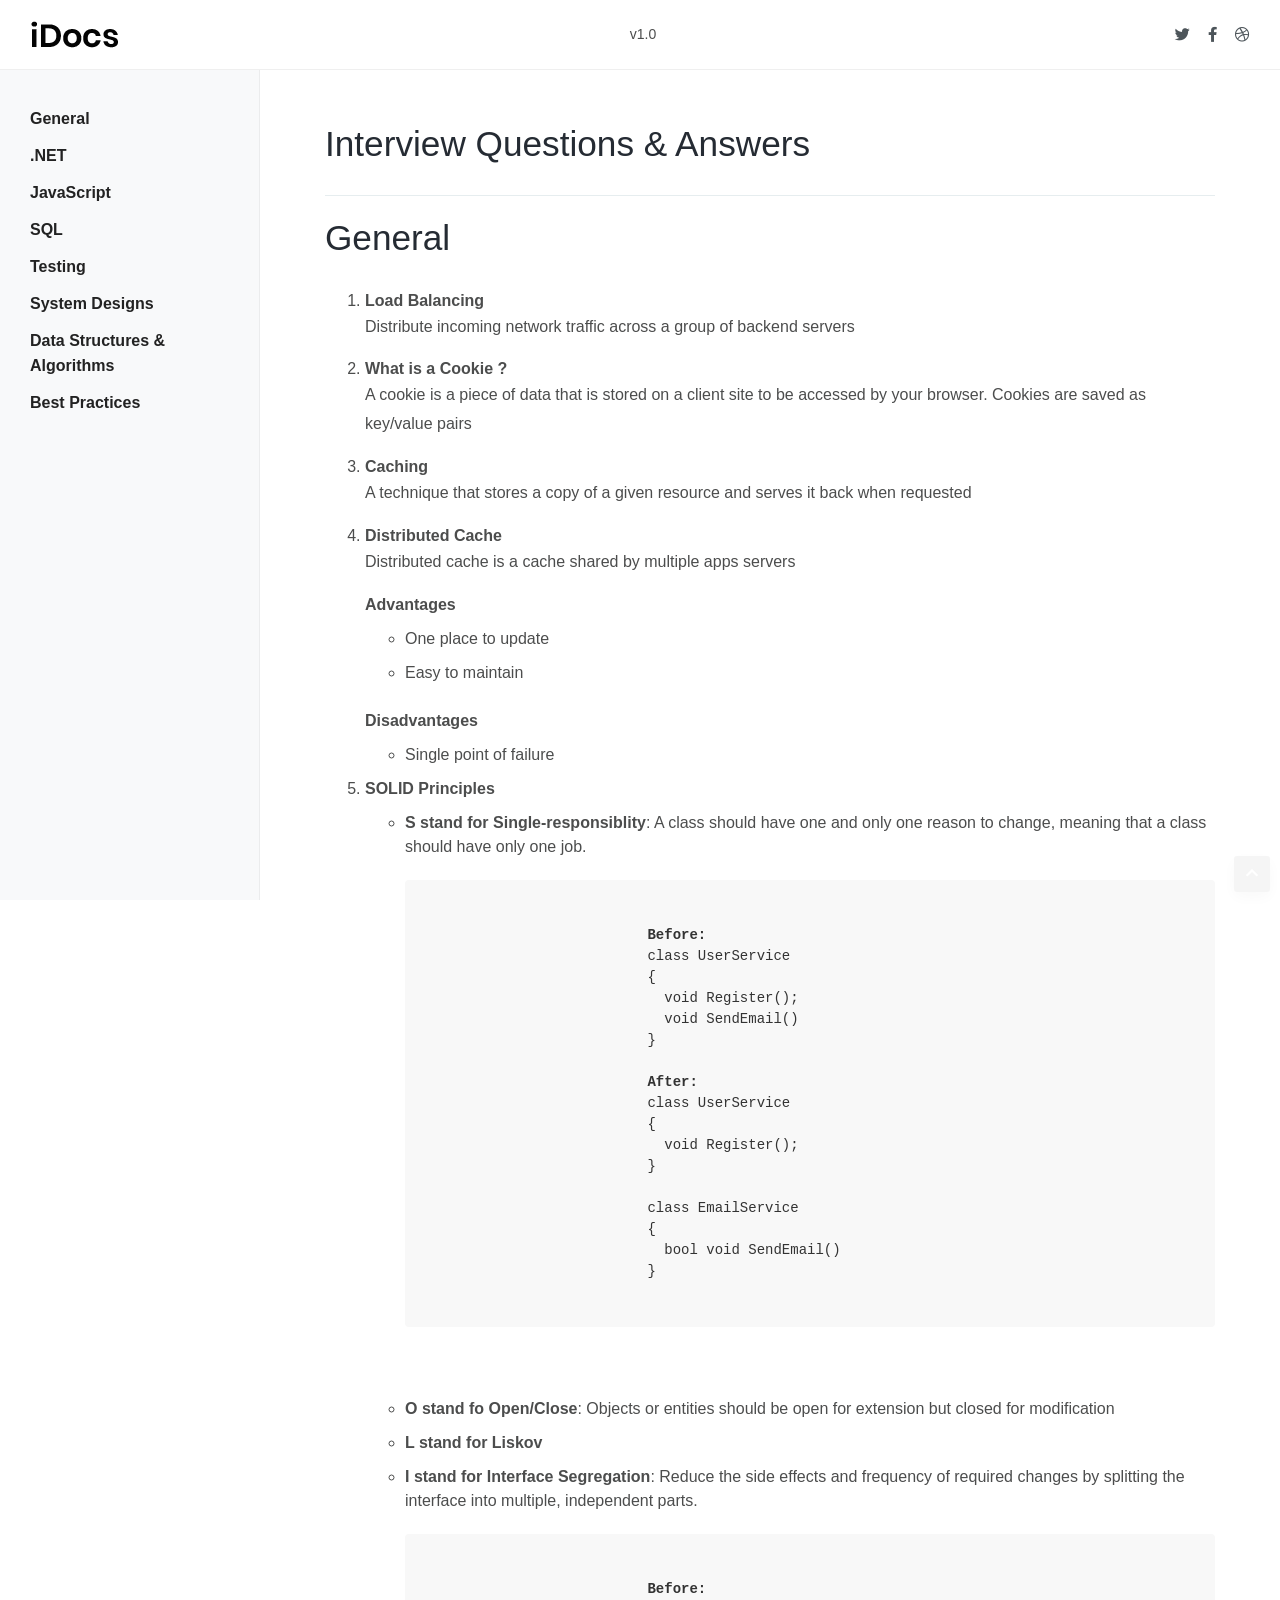
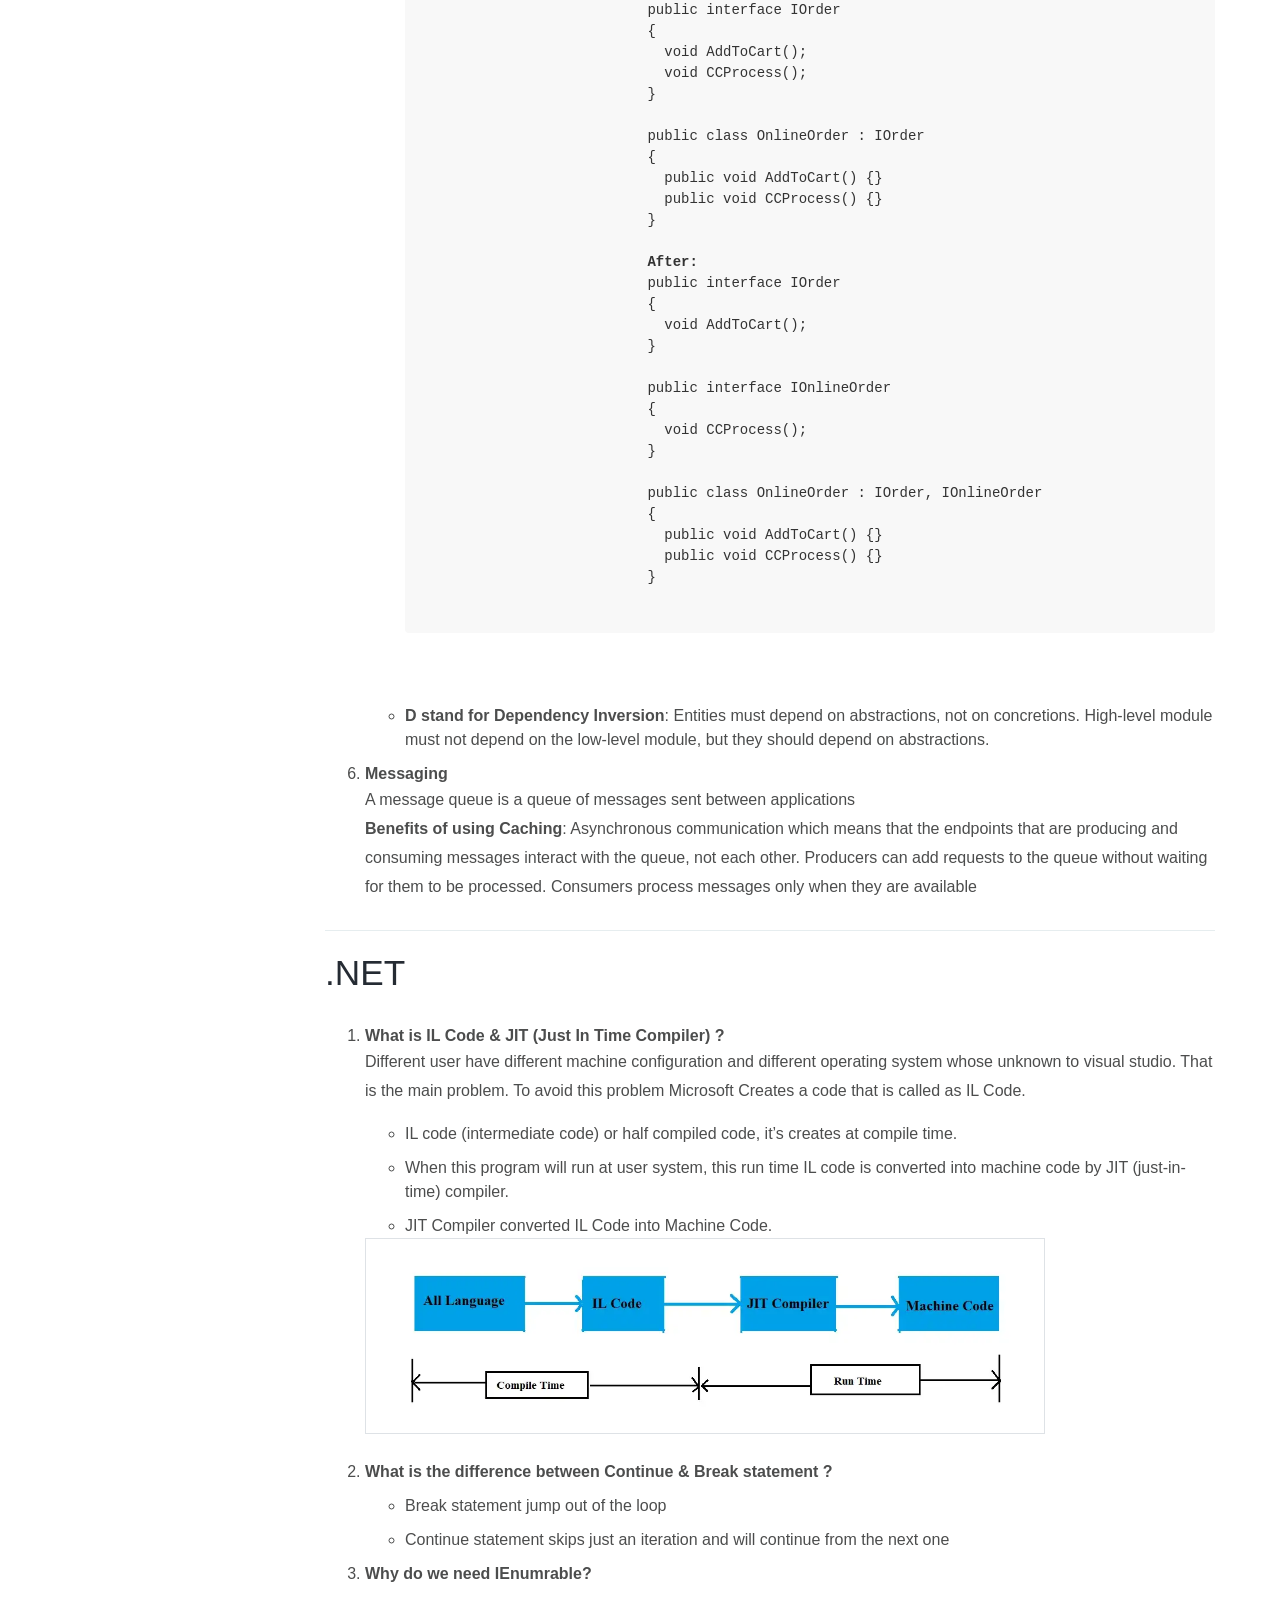
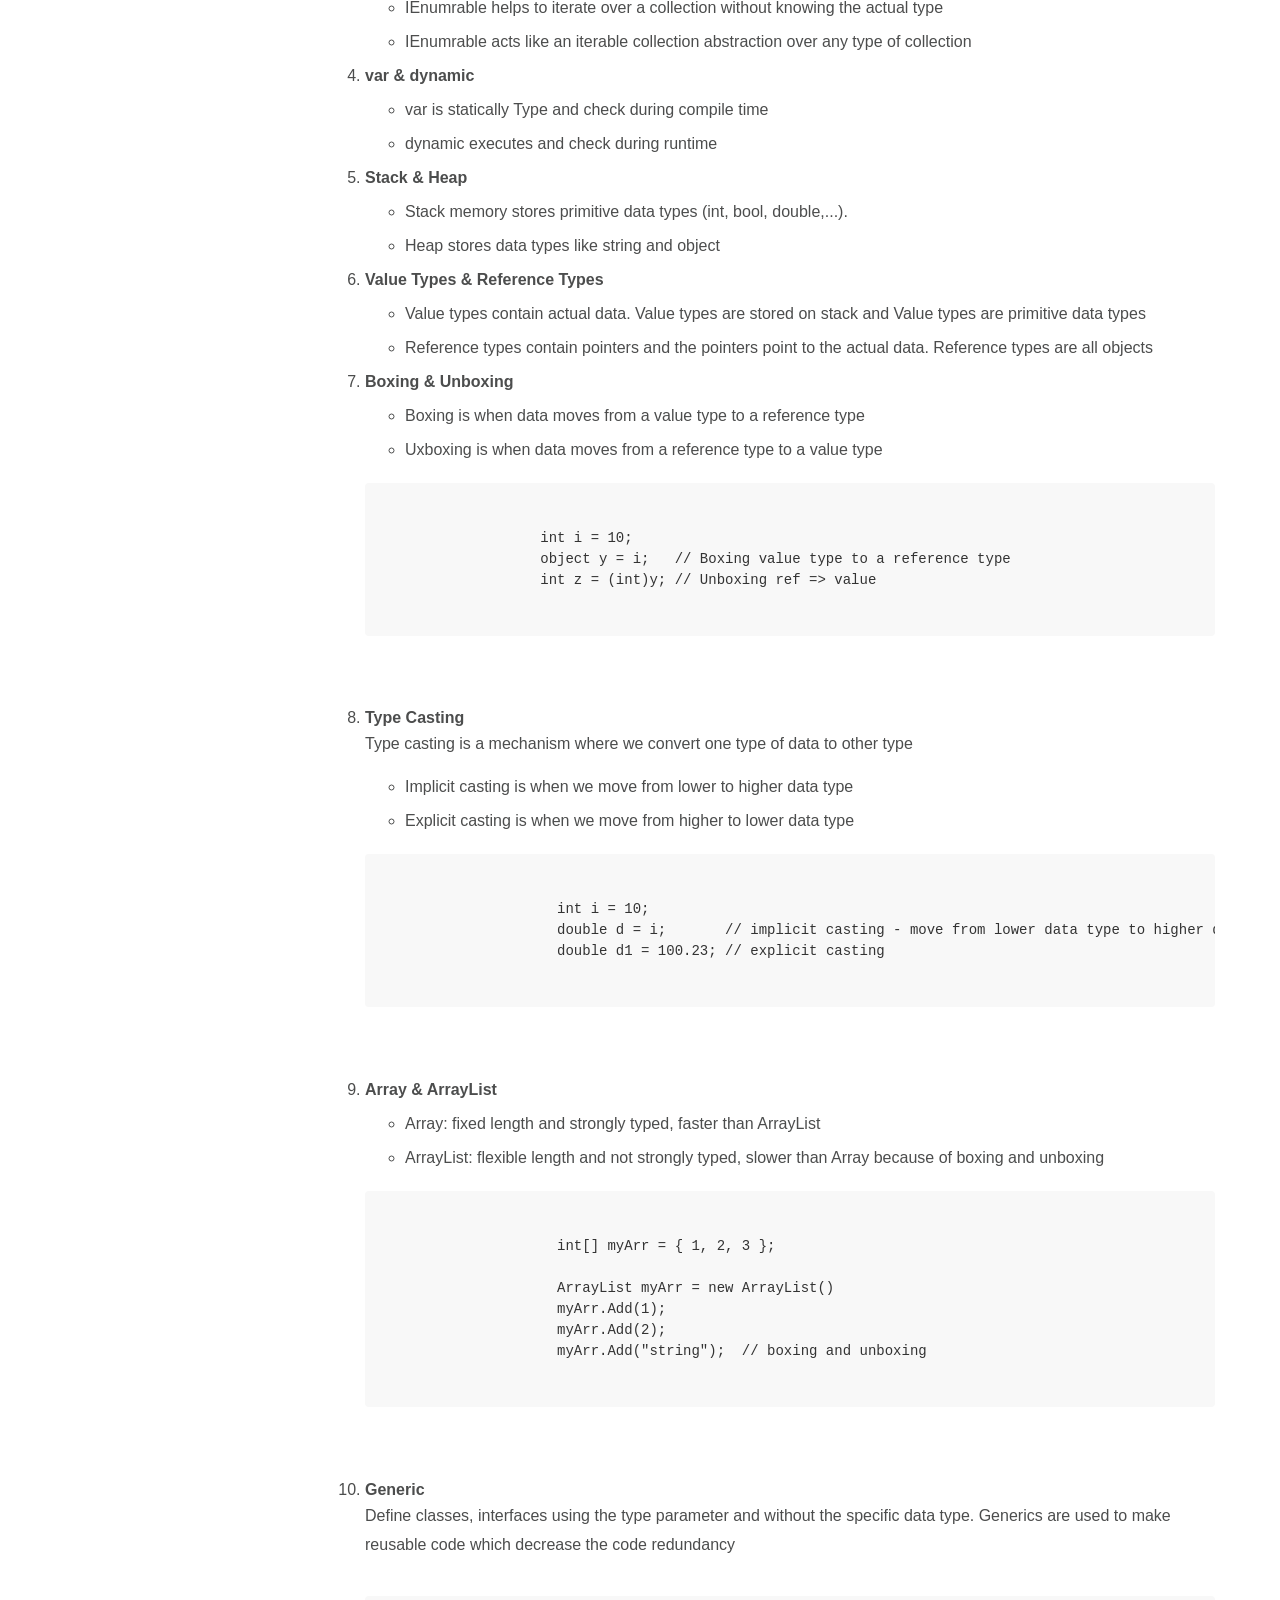
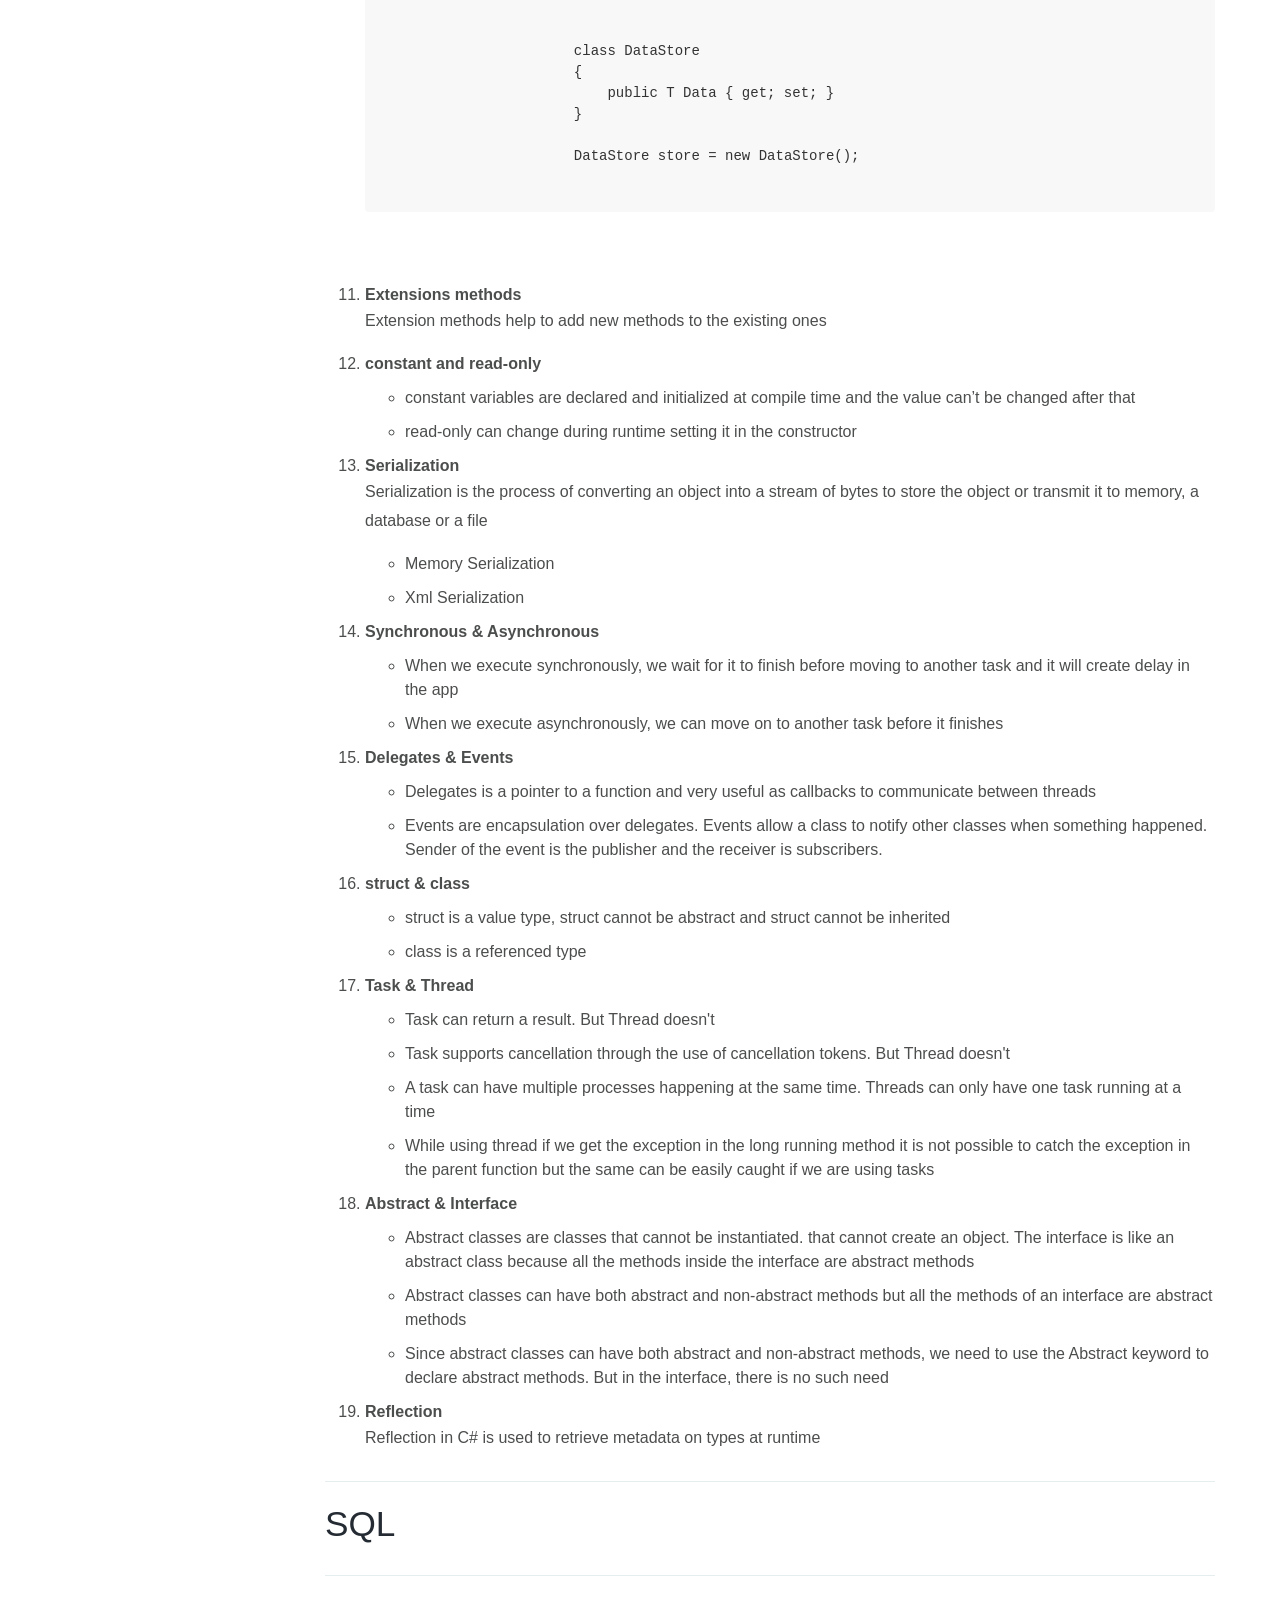
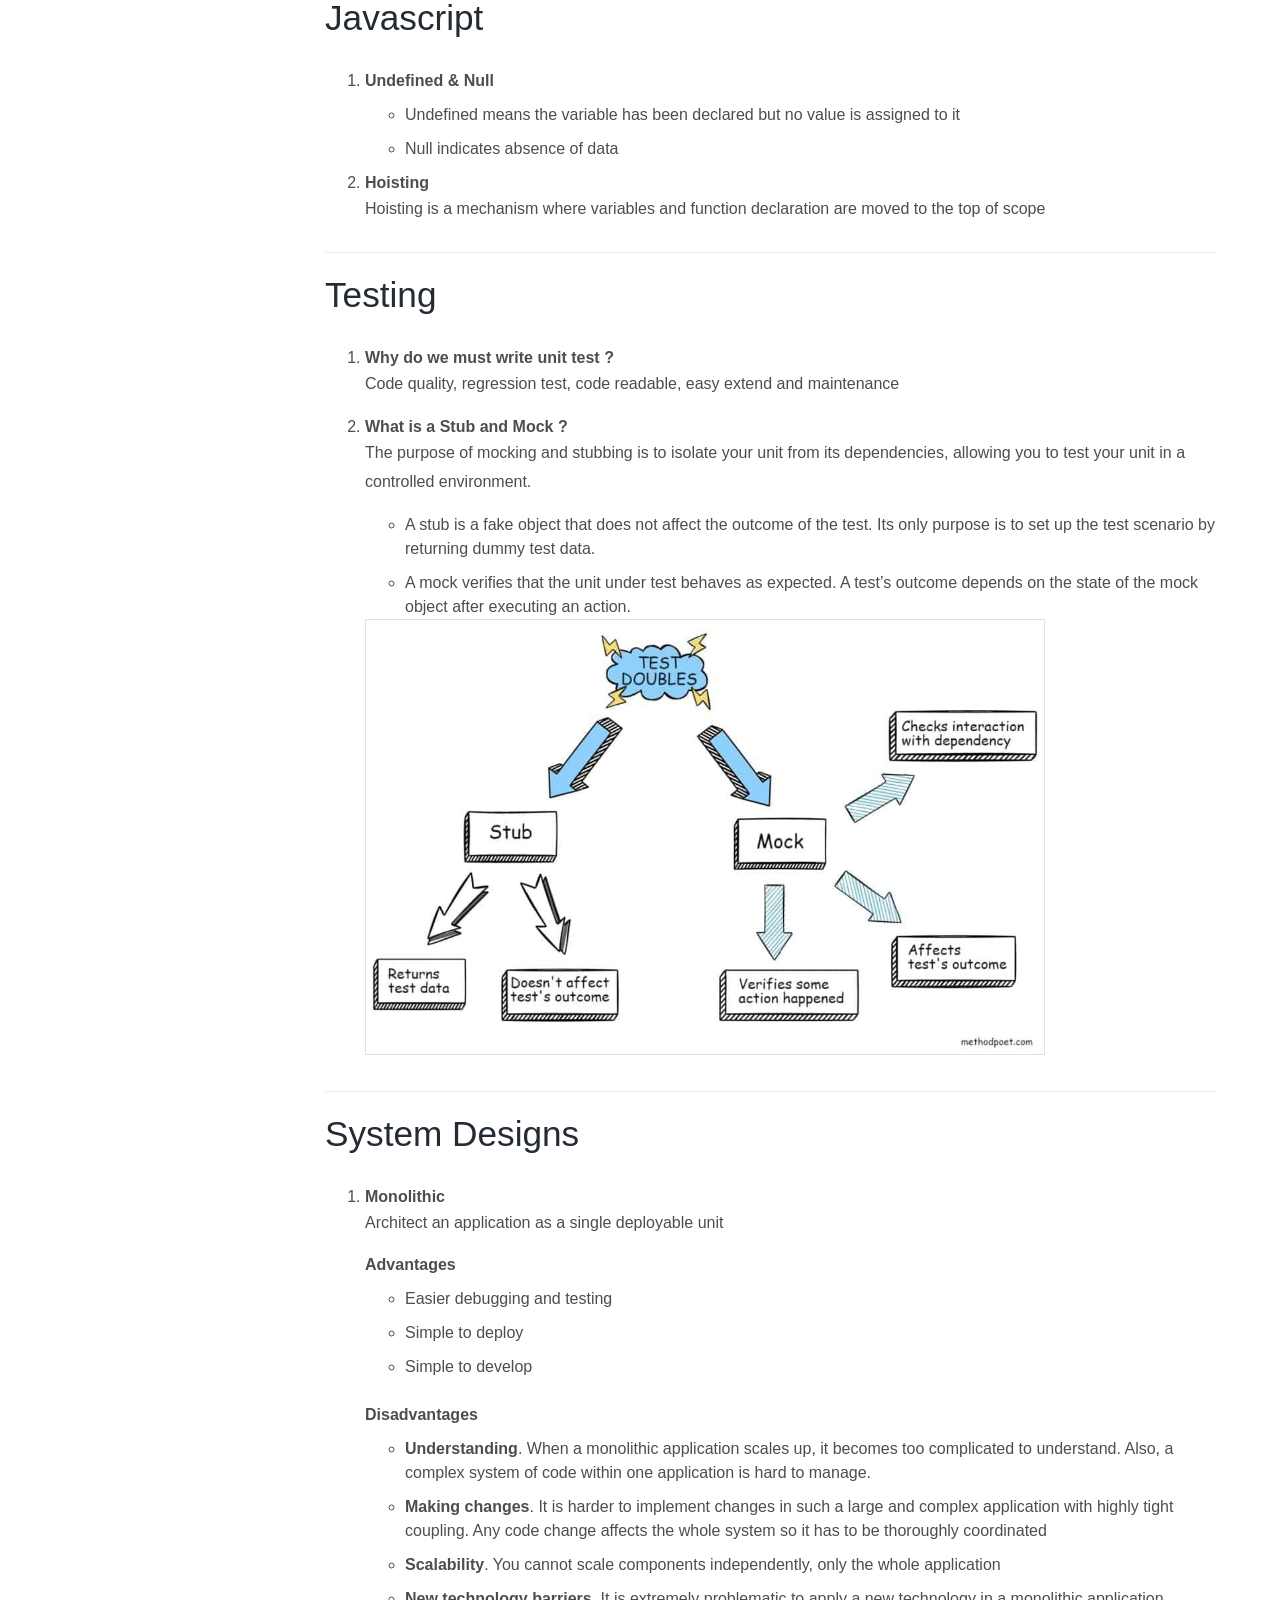
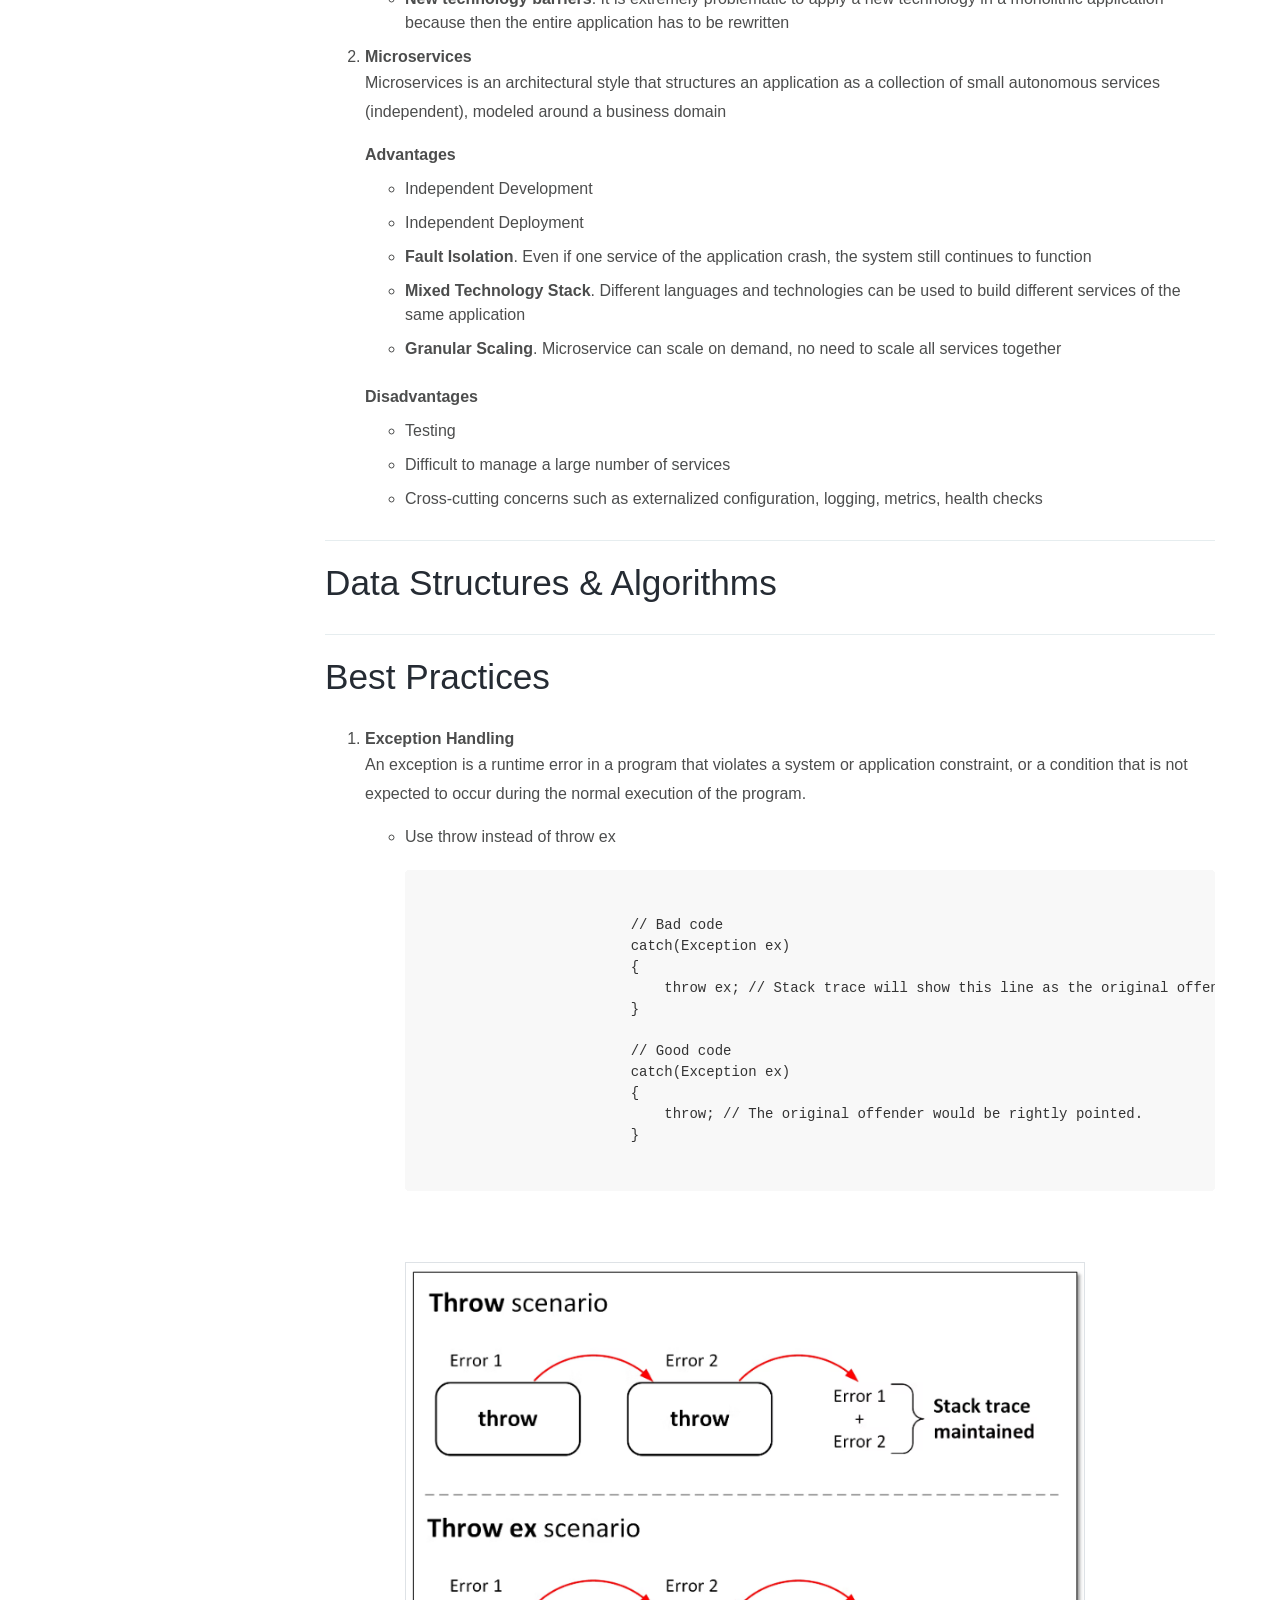
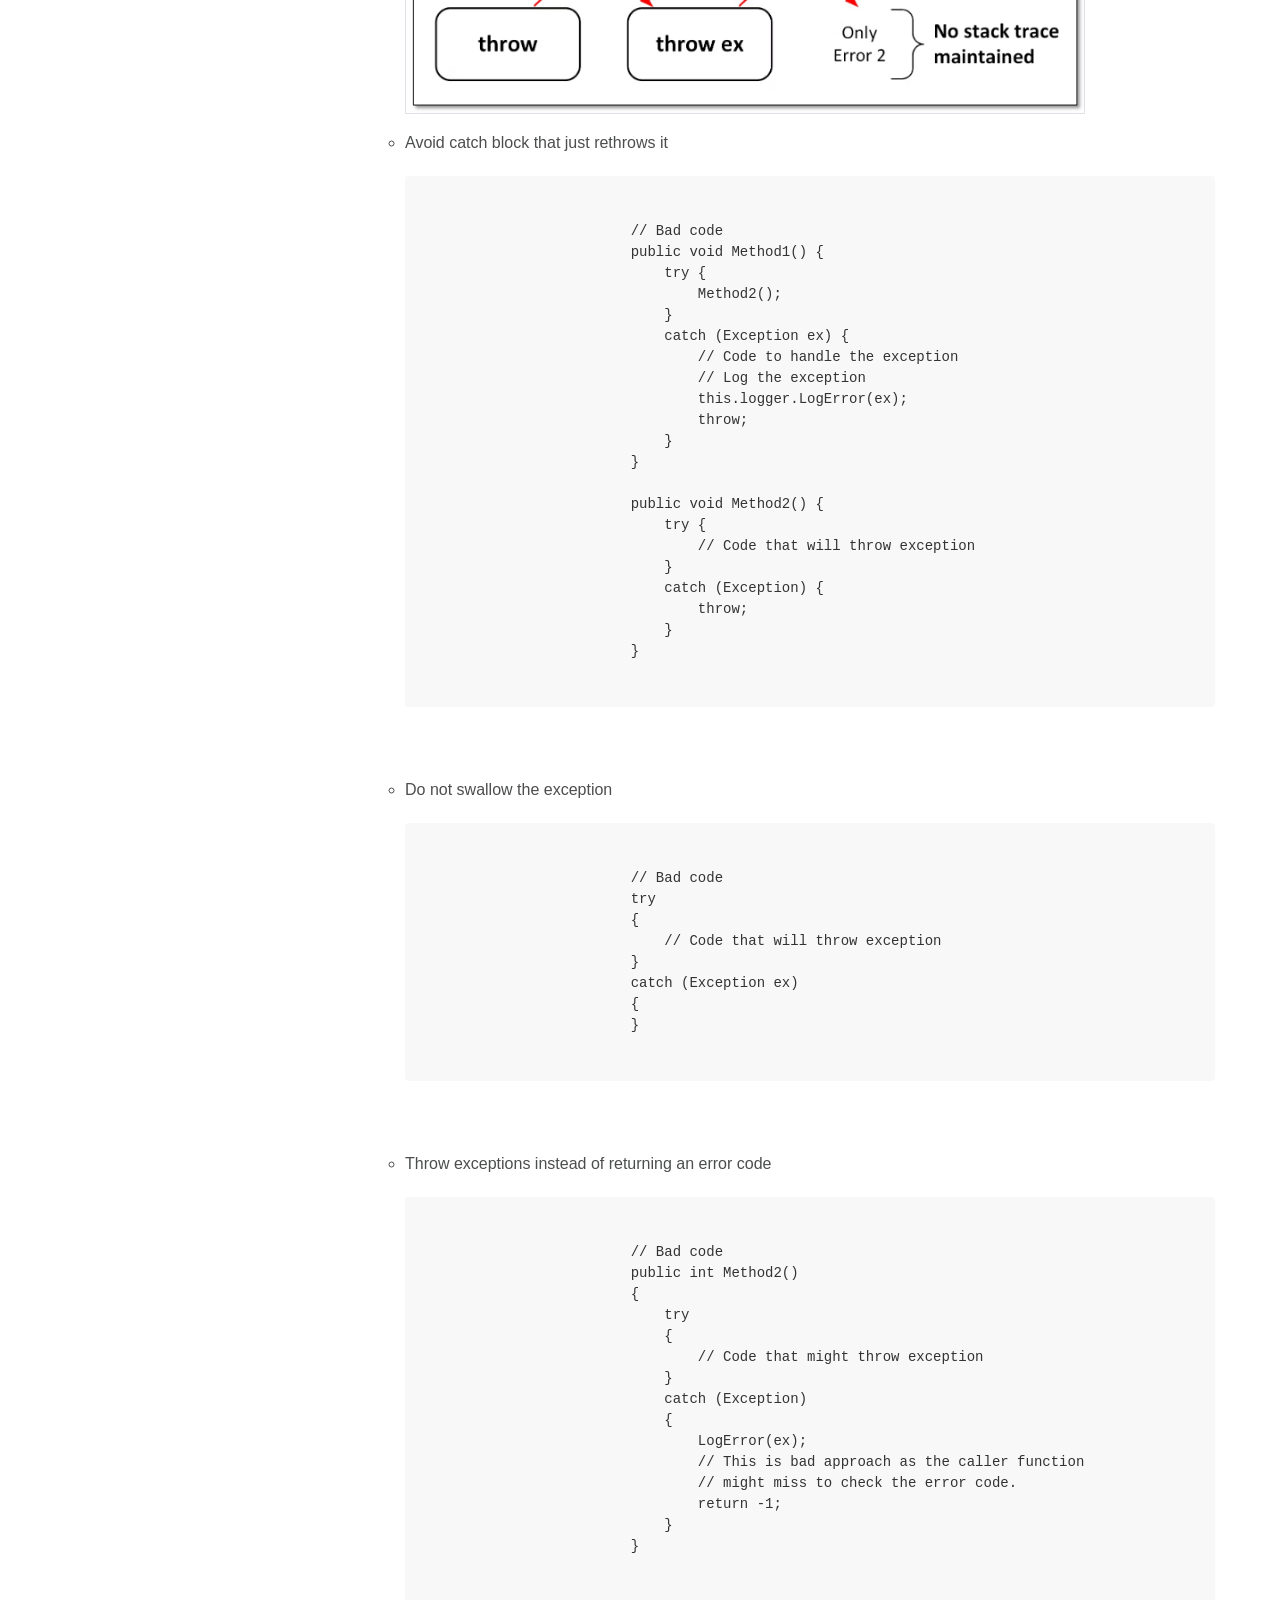
<file: index.html>
<!DOCTYPE html>
<html lang="en">
<head>
  <meta charset="UTF-8" />
  <meta http-equiv="X-UA-Compatible" content="IE=edge">
  <meta name="viewport" content="width=device-width, initial-scale=1, minimum-scale=1.0, shrink-to-fit=no">
  <link href="assets/images/favicon.png" rel="icon" />
  <title>Interview Q&A</title>
  <meta name="description" content="Your ThemeForest item Name and description">
  <meta name="author" content="harnishdesign.net">
  <!-- Bootstrap -->
  <link rel="stylesheet" type="text/css" href="assets/vendor/bootstrap/css/bootstrap.min.css" />
  <!-- Font Awesome Icon -->
  <link rel="stylesheet" type="text/css" href="assets/vendor/font-awesome/css/all.min.css" />
  <!-- Magnific Popup -->
  <link rel="stylesheet" type="text/css" href="assets/vendor/magnific-popup/magnific-popup.min.css" />
  <!-- Highlight Syntax -->
  <link rel="stylesheet" type="text/css" href="assets/vendor/highlight.js/styles/github.css" />
  <!-- Custom Stylesheet -->
  <link rel="stylesheet" type="text/css" href="assets/css/stylesheet.css" />
</head>

<body data-spy="scroll" data-target=".idocs-navigation" data-offset="125">

  <!-- Preloader -->
  <div class="preloader">
    <div class="lds-ellipsis">
      <div></div>
      <div></div>
      <div></div>
      <div></div>
    </div>
  </div>
  <!-- Preloader End -->

  <!-- Document Wrapper -->
  <div id="main-wrapper">

    <!-- Header -->
    <header id="header" class="sticky-top">
      <!-- Navbar -->
      <nav class="primary-menu navbar navbar-expand-lg navbar-dropdown-dark">
        <div class="container-fluid">
          <!-- Sidebar Toggler -->
          <button id="sidebarCollapse" class="navbar-toggler d-block d-md-none" type="button"><span></span><span
              class="w-75"></span><span class="w-50"></span></button>

          <!-- Logo -->
          <a class="logo ml-md-3" href="index.html" title="iDocs Template"> <img src="assets/images/logo.png"
              alt="iDocs Template" /> </a>
          <span class="text-2 ml-2">v1.0</span>
          <!-- Logo End -->

          <!-- Navbar Toggler -->
          <button class="navbar-toggler ml-auto" type="button" data-toggle="collapse"
            data-target="#header-nav"><span></span><span></span><span></span></button>
          <ul class="social-icons social-icons-sm ml-lg-2 mr-2">
            <li class="social-icons-twitter"><a data-toggle="tooltip" href="http://www.twitter.com/harnishdesign/"
                target="_blank" title="" data-original-title="Twitter"><i class="fab fa-twitter"></i></a></li>
            <li class="social-icons-facebook"><a data-toggle="tooltip" href="http://www.facebook.com/harnishdesign/"
                target="_blank" title="" data-original-title="Facebook"><i class="fab fa-facebook-f"></i></a></li>
            <li class="social-icons-dribbble"><a data-toggle="tooltip" href="http://www.dribbble.com/harnishdesign/"
                target="_blank" title="" data-original-title="Dribbble"><i class="fab fa-dribbble"></i></a></li>
          </ul>
        </div>
      </nav>
      <!-- Navbar End -->
    </header>
    <!-- Header End -->

    <!-- Content -->
    <div id="content" role="main">

      <!-- Sidebar Navigation -->
      <div class="idocs-navigation bg-light">
        <ul class="nav flex-column ">
          <li class="nav-item"><a class="nav-link active" href="#idocs_general">General</a>
          </li>
          <li class="nav-item"><a class="nav-link active" href="#idocs_net">.NET</a>
          </li>
          <li class="nav-item"><a class="nav-link" href="#idocs_javascript">JavaScript</a>
          </li>
          <li class="nav-item"><a class="nav-link" href="#idocs_sql">SQL</a>
          </li>
          <li class="nav-item"><a class="nav-link" href="#idocs_testing">Testing</a>
          </li>
          <li class="nav-item"><a class="nav-link" href="#idocs_system_designs">System Designs</a></li>
          <li class="nav-item"><a class="nav-link" href="#idocs_datastructures">Data Structures & Algorithms</a>
          </li>
          <li class="nav-item"><a class="nav-link" href="#idocs_best_practices">Best Practices</a></li>
          </li>
        </ul>
      </div>

      <!-- Docs Content -->
      <div class="idocs-content">
        <div class="container">

          <!-- Getting Started -->
          <section id="idocs_start">
            <h2>Interview Questions & Answers</h2>
          </section>

          <hr class="divider">

          <!-- General -->
          <section id="idocs_general">
            <h2>General</h2>
            <ol>
              <li>
                <strong>Load Balancing</strong>
                <p>Distribute incoming network traffic across a group of backend servers</p>
              </li>
              <li>
                <strong>What is a Cookie ?</strong>
                <p>
                  A cookie is a piece of data that is stored on a client site to be accessed by your browser. Cookies are saved as key/value pairs
                </p>
              </li>
              <li>
                <strong>Caching</strong>
                <p>
                  A technique that stores a copy of a given resource and serves it back when requested
                </p>
              </li>
              <li>
                <strong>Distributed Cache</strong>
                <p>
                  Distributed cache is a cache shared by multiple apps servers
                </p>
                <strong>Advantages</strong>
                <ul>
                  <li>One place to update</li>
                  <li>Easy to maintain</li>
                </ul>
                <br>
                <strong>Disadvantages</strong>
                <br>
                <ul>
                  <li>Single point of failure</li>
                </ul>
              </li>
              <li>
                <strong>SOLID Principles</strong>
                <ul>
                  <li>
                      <strong>S stand for Single-responsiblity</strong>: A class should have one and only one reason to change, meaning that a class should have only one job.
                      <pre>
                        <code class="language-html">
                          <strong>Before:</strong>
                          class UserService 
                          { 
                            void Register(); 
                            void SendEmail() 
                          }
                          
                          <strong>After:</strong>
                          class UserService 
                          { 
                            void Register(); 
                          } 
                          
                          class EmailService 
                          { 
                            bool void SendEmail() 
                          }
                        </code>
                      </pre>
                  </li>
                  <li><strong>O stand fo Open/Close</strong>: Objects or entities should be open for extension but closed for modification</li>
                  <li><strong>L stand for Liskov</strong></li>
                  <li>
                      <strong>I stand for Interface Segregation</strong>: Reduce the side effects and frequency of required changes by splitting the interface into multiple, independent parts.
                      <pre>
                        <code class="language-html">
                          <strong>Before:</strong>
                          public interface IOrder
                          {
                            void AddToCart();
                            void CCProcess();
                          }
                          
                          public class OnlineOrder : IOrder
                          {
                            public void AddToCart() {}
                            public void CCProcess() {}
                          }
                          
                          <strong>After:</strong>
                          public interface IOrder
                          {
                            void AddToCart();
                          }
                          
                          public interface IOnlineOrder
                          {
                            void CCProcess();
                          }
                          
                          public class OnlineOrder : IOrder, IOnlineOrder
                          {
                            public void AddToCart() {}
                            public void CCProcess() {}
                          }
                        </code>
                      </pre>
                  </li>
                  <li><strong>D stand for Dependency Inversion</strong>: Entities must depend on abstractions, not on concretions. High-level module must not depend on the low-level module, but they should depend on abstractions.</li>
                </ul>
              </li>
              <li>
                <strong>Messaging</strong>
                <p>
                  A message queue is a queue of messages sent between applications <br>
                  <strong>Benefits of using Caching</strong>: Asynchronous communication which means that the endpoints that are producing and consuming messages interact with the queue, not each other. Producers can add requests to the queue without waiting for them to be processed. Consumers process messages only when they are available
                </p>
              </li> 
            </ol>
          </section>

          <hr class="divider">

          <!-- .NET -->
          <section id="idocs_net">
            <h2>.NET</h2>
            <ol>
              <li>
                <strong>What is IL Code & JIT (Just In Time Compiler) ?</strong>
                <p>
                  Different user have different machine configuration and different operating system whose unknown to visual studio. That is the main problem. To avoid this problem Microsoft Creates a code that is called as IL Code.
                </p>
                <ul>
                  <li>IL code (intermediate code) or half compiled code, it’s creates at compile time.</li>
                  <li>When this program will run at user system, this run time IL code is converted into machine code by JIT (just-in-time) compiler.</li>
                  <li>JIT Compiler converted IL Code into Machine Code.</li>
                </ul>
                <p>
                  <img class="img-fluid border" src="assets/images/1_1Hs_3RcfecuYmavO_fPDTA.png" width="680">
                </p>
              </li>
              <li>
                <strong>What is the difference between Continue & Break statement ?</strong>
                <ul>
                  <li>Break statement jump out of the loop</li>
                  <li>Continue statement skips just an iteration and will continue from the next one</li>
                </ul>
              </li>
              <li>
                <strong>Why do we need IEnumrable?</strong>
                <ul>
                  <li>IEnumrable helps to iterate over a collection without knowing the actual type</li>
                  <li>IEnumrable acts like an iterable collection abstraction over any type of collection</li>
                </ul>
              </li>
              <li>
                <strong>var & dynamic</strong>
                <ul>
                  <li>var is statically Type and check during compile time</li>
                  <li>dynamic executes and check during runtime</li>
                </ul>
              </li>
              <li>
                <strong>Stack & Heap</strong>
                <ul>
                  <li>Stack memory stores primitive data types (int, bool, double,...).</li>
                  <li>Heap stores data types like string and object</li>
                </ul>
              </li>
              <li>
                <strong>Value Types & Reference Types</strong>
                <ul>
                  <li>Value types contain actual data. Value types are stored on stack and Value types are primitive data types</li>
                  <li>Reference types contain pointers and the pointers point to the actual data. Reference types are all objects</li>
                </ul>
              </li>
              <li>
                <strong>Boxing & Unboxing</strong>
                <ul>
                  <li>Boxing is when data moves from a value type to a reference type</li>
                  <li>Uxboxing is when data moves from a reference type to a value type</li>
                </ul>
                <pre>
                  <code class="language-html">
                  int i = 10;
                  object y = i;   // Boxing value type to a reference type
                  int z = (int)y; // Unboxing ref => value
                  </code>
                </pre>
              </li>
              <li>
                <strong>Type Casting</strong>
                <p>
                  Type casting is a mechanism where we convert one type of data to other type
                </p>
                <ul>
                  <li>Implicit casting is when we move from lower to higher data type</li>
                  <li>Explicit casting is when we move from higher to lower data type</li>
                </ul>
                <pre>
                  <code class="language-html">
                    int i = 10;
                    double d = i;       // implicit casting - move from lower data type to higher data type
                    double d1 = 100.23;	// explicit casting
                  </code>
                </pre>
              </li>
              <li>
                <strong>Array & ArrayList</strong>
                <ul>
                  <li>Array: fixed length and strongly typed, faster than ArrayList</li>
                  <li>ArrayList: flexible length and not strongly typed, slower than Array because of boxing and unboxing</li>
                </ul>
                <pre>
                  <code class="language-html">
                    int[] myArr = { 1, 2, 3 };

                    ArrayList myArr = new ArrayList()
                    myArr.Add(1);
                    myArr.Add(2);
                    myArr.Add("string");  // boxing and unboxing
                  </code>
                </pre>
              </li>
              <li>
                <strong>Generic</strong>
                <p>Define classes, interfaces  using the type parameter and without the specific data type. Generics are used to make reusable code which decrease the code redundancy</p>
                <pre>
                  <code class="language-html">
                      class DataStore<T>
                      {
                          public T Data { get; set; }
                      }
                      
                      DataStore<string> store = new DataStore<string>();
                  </code>
                </pre>
              </li>
              <li>
                <strong>Extensions methods</strong>
                <p>Extension methods help to add new methods to the existing ones</p>
              </li>
              <li>
                <strong>constant and read-only</strong>
                <ul>
                  <li>constant variables are declared and initialized at compile time and the value can’t be changed after that</li>
                  <li>read-only can change during runtime setting it in the constructor</li>
                </ul>
              </li>
              <li>
                <strong>Serialization</strong>
                <p>
                  Serialization is the process of converting an object into a stream of bytes to store the object or transmit it to memory, a database or a file
                </p>
                <ul>
                  <li>Memory Serialization</li>
                  <li>Xml Serialization</li>
                </ul>
              </li>
              <li>
                <strong>Synchronous & Asynchronous</strong>
                <ul>
                  <li>When we execute synchronously, we wait for it to finish before moving to another task and it will create delay in the app</li>
                  <li>When we execute asynchronously, we can move on to another task before it finishes</li>
                </ul>
              </li>
              <li>
                <strong>Delegates & Events</strong>
                <ul>
                  <li>Delegates is a pointer to a function and very useful as callbacks to communicate between threads</li>
                  <li>Events are encapsulation over delegates. Events allow a class to notify other classes when something happened. Sender of the event is the publisher and the receiver is subscribers.</li>
                </ul>
              </li>
              <li>
                <strong>struct & class</strong>
                <ul>
                  <li>struct is a value type, struct cannot be abstract and struct cannot be inherited</li>
                  <li>class is a referenced type</li>
                </ul>
              </li>
              <li>
                <strong>Task & Thread</strong>
                <ul>
                  <li>Task can return a result. But Thread doesn't</li>
                  <li>Task supports cancellation through the use of cancellation tokens. But Thread doesn't</li>
                  <li>A task can have multiple processes happening at the same time. Threads can only have one task running at a time</li>
                  <li>While using thread if we get the exception in the long running method it is not possible to catch the exception in the parent function but the same can be easily caught if we are using tasks</li>
                </ul>
              </li>
              <li>
                <strong>Abstract & Interface</strong>
                <ul>
                  <li>Abstract classes are classes that cannot be instantiated. that cannot create an object. The interface is like an abstract class because all the methods inside the interface are abstract methods</li>
                  <li>Abstract classes can have both abstract and non-abstract methods but all the methods of an interface are abstract methods</li>
                  <li>Since abstract classes can have both abstract and non-abstract methods, we need to use the Abstract keyword to declare abstract methods. But in the interface, there is no such need</li>
                </ul>
              </li>
              <li>
                <strong>Reflection</strong>
                <p>Reflection in C# is used to retrieve metadata on types at runtime</p>
              </li>
            </ol>
          </section>

          <hr class="divider">

          <!-- SQL -->
          <section id="idocs_sql">
            <h2>SQL</h2>
          </section>

          <hr class="divider">

          <!-- Javascript -->
          <section id="idocs_javascript">
            <h2>Javascript</h2>
            <ol>
              <li>
                <strong>Undefined & Null</strong>
                <ul>
                  <li>Undefined means the variable has been declared but no value is assigned to it</li>
                  <li>Null indicates absence of data</li>
                </ul>
              </li>
              <li>
                <strong>Hoisting</strong>
                <p>
                  Hoisting is a mechanism where variables and function declaration are moved to the top of scope
                </p>
              </li>
            </ol>
          </section>

          <hr class="divider">

          <!-- Testing -->
          <section id="idocs_testing">
            <h2>Testing</h2>
            <ol>
              <li>
                <strong>Why do we must write unit test ?</strong>
                <p>Code quality, regression test, code readable, easy extend and maintenance</p>
              </li>
              <li>
                <strong>What is a Stub and Mock ?</strong>
                <p>
                  The purpose of mocking and stubbing is to isolate your unit from its dependencies, allowing you to test your unit in a controlled environment.
                </p>
                <ul>
                  <li>
                    A stub is a fake object that does not affect the outcome of the test. Its only purpose is to set up the test scenario by returning dummy test data.
                  </li>
                  <li>A mock verifies that the unit under test behaves as expected. A test’s outcome depends on the state of the mock object after executing an action.</li>
                </ul>
                <img class="img-fluid border" src="assets/images/stub_vs_mock-1024x656.jpg" width="680">
              </li>
            </ol>
          </section>

          <hr class="divider">

          <!-- System Designs -->
          <section id="idocs_system_designs">
            <h2>System Designs</h2>
            <ol>
              <li>
                <strong>Monolithic</strong>
                <p>Architect an application as a single deployable unit</p>
                <strong>Advantages</strong>
                <ul>
                  <li>Easier debugging and testing</li>
                  <li>Simple to deploy</li>
                  <li>Simple to develop</li>
                </ul>
                <br>
                <strong>Disadvantages</strong>
                <br>
                <ul>
                  <li><strong>Understanding</strong>. When a monolithic application scales up, it becomes too complicated to understand. Also, a complex system of code within one application is hard to manage.</li>
                  <li><strong>Making changes</strong>. It is harder to implement changes in such a large and complex application with highly tight coupling. Any code change affects the whole system so it has to be thoroughly coordinated</li>
                  <li><strong>Scalability</strong>. You cannot scale components independently, only the whole application</li>
                  <li><strong>New technology barriers</strong>. It is extremely problematic to apply a new technology in a monolithic application because then the entire application has to be rewritten</li>
                </ul>
              </li>
              <li>
                <strong>Microservices</strong>
                <p>Microservices is an architectural style that structures an application as a collection of small autonomous services (independent), modeled around a business domain</p>
                <strong>Advantages</strong>
                <ul>
                  <li>Independent Development</li>
                  <li>Independent Deployment</li>
                  <li><strong>Fault Isolation</strong>. Even if one service of the application crash, the system still continues to function</li>
                  <li><strong>Mixed Technology Stack</strong>. Different languages and technologies can be used to build different services of the same application</li>
                  <li><strong>Granular Scaling</strong>. Microservice can scale on demand, no need to scale all services together</li>
                </ul>
                <br>
                <strong>Disadvantages</strong>
                <br>
                <ul>
                  <li>Testing</li>
                  <li>Difficult to manage a large number of services</li>
                  <li>Cross-cutting concerns such as externalized configuration, logging, metrics, health checks</li>
                </ul>
              </li>
            </ol>
          </section>

          <hr class="divider">

          <!-- Data Structures & Algorithms -->
          <section id="idocs_datastructures">
            <h2>Data Structures & Algorithms</h2>
          </section>

          <hr class="divider">

          <!-- Customization -->
          <section id="idocs_best_practices">
            <h2>Best Practices</h2>
            <ol>
              <li>
                <strong>Exception Handling</strong>
                <p>An exception is a runtime error in a program that violates a system or application constraint, or a condition that is not expected to occur during the normal execution of the program.</p>
                <ul>
                  <li>
                    Use throw instead of throw ex
                    <pre>
                      <code class="language-html">
                        // Bad code
                        catch(Exception ex)
                        {
                            throw ex; // Stack trace will show this line as the original offender.
                        }

                        // Good code
                        catch(Exception ex)
                        {
                            throw; // The original offender would be rightly pointed.
                        }
                      </code>
                    </pre>
                    <img class="img-fluid border" src="assets/images/ThrowEx.png" width="680">
                  </li>
                  <li>
                    Avoid catch block that just rethrows it
                    <pre>
                      <code class="language-html">
                        // Bad code
                        public void Method1() {
                            try {
                                Method2();
                            }
                            catch (Exception ex) {
                                // Code to handle the exception
                                // Log the exception
                                this.logger.LogError(ex);
                                throw;
                            }
                        }

                        public void Method2() {
                            try {
                                // Code that will throw exception
                            }
                            catch (Exception) {
                                throw;
                            }
                        }
                      </code>
                    </pre>
                  </li>
                  <li>
                    Do not swallow the exception
                    <pre>
                      <code class="language-html">
                        // Bad code
                        try
                        {
                            // Code that will throw exception
                        }
                        catch (Exception ex)
                        {
                        }
                      </code>
                    </pre>
                  </li>
                  <li>
                    Throw exceptions instead of returning an error code
                    <pre>
                      <code class="language-html">
                        // Bad code
                        public int Method2()
                        {
                            try 
                            {
                                // Code that might throw exception
                            }
                            catch (Exception) 
                            {
                                LogError(ex);
                                // This is bad approach as the caller function 
                                // might miss to check the error code.
                                return -1;
                            }
                        }
                      </code>
                    </pre>
                  </li>
                </ul>
              </li>
            </ol>
          </section>
        </div>
      </div>

    </div>
    <!-- Content end -->

  </div>
  <!-- Document Wrapper end -->

  <!-- Back To Top -->
  <a id="back-to-top" data-toggle="tooltip" title="Back to Top" href="javascript:void(0)"><i
      class="fa fa-chevron-up"></i></a>

  <!-- JavaScript -->
  <script src="assets/vendor/jquery/jquery.min.js"></script>
  <script src="assets/vendor/bootstrap/js/bootstrap.bundle.min.js"></script>
  <!-- Highlight JS -->
  <script src="assets/vendor/highlight.js/highlight.min.js"></script>
  <!-- Easing -->
  <script src="assets/vendor/jquery.easing/jquery.easing.min.js"></script>
  <!-- Magnific Popup -->
  <script src="assets/vendor/magnific-popup/jquery.magnific-popup.min.js"></script>
  <!-- Custom Script -->
  <script src="assets/js/theme.js"></script>
</body>
</html>
</file>
<file: assets/vendor/highlight.js/styles/github.css>
/*

github.com style (c) Vasily Polovnyov <vast@whiteants.net>

*/

.hljs {
  display: block;
  overflow-x: auto;
  padding: 0.5em;
  color: #333;
  background: #f8f8f8;
}

.hljs-comment,
.hljs-quote {
  color: #998;
  font-style: italic;
}

.hljs-keyword,
.hljs-selector-tag,
.hljs-subst {
  color: #333;
  font-weight: bold;
}

.hljs-number,
.hljs-literal,
.hljs-variable,
.hljs-template-variable,
.hljs-tag .hljs-attr {
  color: #008080;
}

.hljs-string,
.hljs-doctag {
  color: #d14;
}

.hljs-title,
.hljs-section,
.hljs-selector-id {
  color: #900;
  font-weight: bold;
}

.hljs-subst {
  font-weight: normal;
}

.hljs-type,
.hljs-class .hljs-title {
  color: #458;
  font-weight: bold;
}

.hljs-tag,
.hljs-name,
.hljs-attribute {
  color: #000080;
  font-weight: normal;
}

.hljs-regexp,
.hljs-link {
  color: #009926;
}

.hljs-symbol,
.hljs-bullet {
  color: #990073;
}

.hljs-built_in,
.hljs-builtin-name {
  color: #0086b3;
}

.hljs-meta {
  color: #999;
  font-weight: bold;
}

.hljs-deletion {
  background: #fdd;
}

.hljs-addition {
  background: #dfd;
}

.hljs-emphasis {
  font-style: italic;
}

.hljs-strong {
  font-weight: bold;
}
</file>
<file: assets/css/stylesheet.css>
/* =================================== */
/*  1. Basic Style 
/* =================================== */
body, html {
  height: 100%;
}

body {
  background: #dddddd;
  color: #4c4d4d;
}

/*-------- Preloader --------*/
.preloader {
  position: fixed;
  width: 100%;
  height: 100%;
  z-index: 999999999 !important;
  background-color: #fff;
  top: 0;
  left: 0;
  right: 0;
  bottom: 0;
}
.preloader .lds-ellipsis {
  display: inline-block;
  position: absolute;
  width: 80px;
  height: 80px;
  margin-top: -40px;
  margin-left: -40px;
  top: 50%;
  left: 50%;
}
.preloader .lds-ellipsis div {
  position: absolute;
  top: 33px;
  width: 13px;
  height: 13px;
  border-radius: 50%;
  background: #000;
  animation-timing-function: cubic-bezier(0, 1, 1, 0);
}
.preloader .lds-ellipsis div:nth-child(1) {
  left: 8px;
  animation: lds-ellipsis1 0.6s infinite;
}
.preloader .lds-ellipsis div:nth-child(2) {
  left: 8px;
  animation: lds-ellipsis2 0.6s infinite;
}
.preloader .lds-ellipsis div:nth-child(3) {
  left: 32px;
  animation: lds-ellipsis2 0.6s infinite;
}
.preloader .lds-ellipsis div:nth-child(4) {
  left: 56px;
  animation: lds-ellipsis3 0.6s infinite;
}

@keyframes lds-ellipsis1 {
  0% {
    transform: scale(0);
  }
  100% {
    transform: scale(1);
  }
}
@keyframes lds-ellipsis3 {
  0% {
    transform: scale(1);
  }
  100% {
    transform: scale(0);
  }
}
@keyframes lds-ellipsis2 {
  0% {
    transform: translate(0, 0);
  }
  100% {
    transform: translate(24px, 0);
  }
}
/*--- Preloader Magnific Popup ----*/
.mfp-container .preloader {
  background: transparent;
}
.mfp-container .preloader .lds-ellipsis div {
  background: #fff;
}

::selection {
  background: #0366d6;
  color: #fff;
  text-shadow: none;
}

code {
  padding: 2px 5px;
  background-color: #f9f2f4;
  border-radius: 4px;
}

form {
  padding: 0;
  margin: 0;
  display: inline;
}

img {
  vertical-align: inherit;
}

a, a:focus {
  color: #0366d6;
  -webkit-transition: all 0.2s ease;
  transition: all 0.2s ease;
}

a:hover, a:active {
  color: #0355b3;
  -webkit-transition: all 0.2s ease;
  transition: all 0.2s ease;
}

a:focus, a:active,
.btn.active.focus,
.btn.active:focus,
.btn.focus,
.btn:active.focus,
.btn:active:focus,
.btn:focus,
button:focus,
button:active {
  outline: none;
}

p {
  line-height: 1.8;
}

blockquote {
  border-left: 5px solid #eee;
  padding: 10px 20px;
}

iframe {
  border: 0 !important;
}

h1, h2, h3, h4, h5, h6 {
  color: #252b33;
  line-height: 1.5;
  margin: 0 0 1.5rem 0;
  font-family: Roboto, sans-serif;
}

h1 {
  font-size: 3rem;
}

h2 {
  font-size: 2.2rem;
}

dl, ol, ul, pre, blockquote, .table {
  margin-bottom: 1.8rem;
}

/*=== Highlight Js ===*/
.hljs {
  padding: 1.5rem;
}

/* =================================== */
/*  2. Helpers Classes
/* =================================== */
/* Box Shadow */
.shadow-md {
  -webkit-box-shadow: 0px 0px 50px -35px rgba(0, 0, 0, 0.4) !important;
  box-shadow: 0px 0px 50px -35px rgba(0, 0, 0, 0.4) !important;
}

/* Border Radius */
.rounded-lg {
  border-radius: 0.6rem !important;
}

.rounded-top-0 {
  border-top-left-radius: 0px !important;
  border-top-right-radius: 0px !important;
}

.rounded-bottom-0 {
  border-bottom-left-radius: 0px !important;
  border-bottom-right-radius: 0px !important;
}

.rounded-left-0 {
  border-top-left-radius: 0px !important;
  border-bottom-left-radius: 0px !important;
}

.rounded-right-0 {
  border-top-right-radius: 0px !important;
  border-bottom-right-radius: 0px !important;
}

/* Border Size */
.border-1 {
  border-width: 1px !important;
}

.border-2 {
  border-width: 2px !important;
}

.border-3 {
  border-width: 3px !important;
}

.border-4 {
  border-width: 4px !important;
}

.border-5 {
  border-width: 5px !important;
}

/* Text Size */
.text-0 {
  font-size: 11px !important;
  font-size: 0.6875rem !important;
}

.text-1 {
  font-size: 12px !important;
  font-size: 0.75rem !important;
}

.text-2 {
  font-size: 14px !important;
  font-size: 0.875rem !important;
}

.text-3 {
  font-size: 16px !important;
  font-size: 1rem !important;
}

.text-4 {
  font-size: 18px !important;
  font-size: 1.125rem !important;
}

.text-5 {
  font-size: 21px !important;
  font-size: 1.3125rem !important;
}

.text-6 {
  font-size: 24px !important;
  font-size: 1.50rem !important;
}

.text-7 {
  font-size: 28px !important;
  font-size: 1.75rem !important;
}

.text-8 {
  font-size: 32px !important;
  font-size: 2rem !important;
}

.text-9 {
  font-size: 36px !important;
  font-size: 2.25rem !important;
}

.text-10 {
  font-size: 40px !important;
  font-size: 2.50rem !important;
}

.text-11 {
  font-size: 2.75rem !important;
}
@media (max-width: 992px) {
  .text-11 {
    font-size: calc(1.4rem + 2.1774193548vw)  !important;
  }
}

.text-12 {
  font-size: 3rem !important;
}
@media (max-width: 992px) {
  .text-12 {
    font-size: calc(1.425rem + 2.5403225806vw)  !important;
  }
}

.text-13 {
  font-size: 3.25rem !important;
}
@media (max-width: 992px) {
  .text-13 {
    font-size: calc(1.45rem + 2.9032258065vw)  !important;
  }
}

.text-14 {
  font-size: 3.5rem !important;
}
@media (max-width: 992px) {
  .text-14 {
    font-size: calc(1.475rem + 3.2661290323vw)  !important;
  }
}

.text-15 {
  font-size: 3.75rem !important;
}
@media (max-width: 992px) {
  .text-15 {
    font-size: calc(1.5rem + 3.6290322581vw)  !important;
  }
}

.text-16 {
  font-size: 4rem !important;
}
@media (max-width: 992px) {
  .text-16 {
    font-size: calc(1.525rem + 3.9919354839vw)  !important;
  }
}

.text-17 {
  font-size: 4.5rem !important;
}
@media (max-width: 992px) {
  .text-17 {
    font-size: calc(1.575rem + 4.7177419355vw)  !important;
  }
}

.text-18 {
  font-size: 5rem !important;
}
@media (max-width: 992px) {
  .text-18 {
    font-size: calc(1.625rem + 5.4435483871vw)  !important;
  }
}

.text-19 {
  font-size: 5.25rem !important;
}
@media (max-width: 992px) {
  .text-19 {
    font-size: calc(1.65rem + 5.8064516129vw)  !important;
  }
}

.text-20 {
  font-size: 5.75rem !important;
}
@media (max-width: 992px) {
  .text-20 {
    font-size: calc(1.7rem + 6.5322580645vw)  !important;
  }
}

.text-21 {
  font-size: 6.5rem !important;
}
@media (max-width: 992px) {
  .text-21 {
    font-size: calc(1.775rem + 7.6209677419vw)  !important;
  }
}

.text-22 {
  font-size: 7rem !important;
}
@media (max-width: 992px) {
  .text-22 {
    font-size: calc(1.825rem + 8.3467741935vw)  !important;
  }
}

.text-23 {
  font-size: 7.75rem !important;
}
@media (max-width: 992px) {
  .text-23 {
    font-size: calc(1.9rem + 9.435483871vw)  !important;
  }
}

.text-24 {
  font-size: 8.25rem !important;
}
@media (max-width: 992px) {
  .text-24 {
    font-size: calc(1.95rem + 10.1612903226vw)  !important;
  }
}

.text-25 {
  font-size: 9rem !important;
}
@media (max-width: 992px) {
  .text-25 {
    font-size: calc(2.025rem + 11.25vw)  !important;
  }
}

.text-11, .text-12, .text-13, .text-14, .text-15, .text-16, .text-17, .text-18, .text-19, .text-20, .text-21, .text-22, .text-23, .text-24, .text-25 {
  line-height: 1.3;
}

/* Line height */
.line-height-07 {
  line-height: 0.7 !important;
}

.line-height-1 {
  line-height: 1 !important;
}

.line-height-2 {
  line-height: 1.2 !important;
}

.line-height-3 {
  line-height: 1.4 !important;
}

.line-height-4 {
  line-height: 1.6 !important;
}

.line-height-5 {
  line-height: 1.8 !important;
}

/* Font Weight */
.font-weight-100 {
  font-weight: 100 !important;
}

.font-weight-200 {
  font-weight: 200 !important;
}

.font-weight-300 {
  font-weight: 300 !important;
}

.font-weight-400 {
  font-weight: 400 !important;
}

.font-weight-500 {
  font-weight: 500 !important;
}

.font-weight-600 {
  font-weight: 600 !important;
}

.font-weight-700 {
  font-weight: 700 !important;
}

.font-weight-800 {
  font-weight: 800 !important;
}

.font-weight-900 {
  font-weight: 900 !important;
}

/* Opacity */
.opacity-0 {
  opacity: 0;
}

.opacity-1 {
  opacity: 0.1;
}

.opacity-2 {
  opacity: 0.2;
}

.opacity-3 {
  opacity: 0.3;
}

.opacity-4 {
  opacity: 0.4;
}

.opacity-5 {
  opacity: 0.5;
}

.opacity-6 {
  opacity: 0.6;
}

.opacity-7 {
  opacity: 0.7;
}

.opacity-8 {
  opacity: 0.8;
}

.opacity-9 {
  opacity: 0.9;
}

.opacity-10 {
  opacity: 1;
}

/* Background light */
.bg-light-1 {
  background-color: #e9ecef !important;
}

.bg-light-2 {
  background-color: #dee2e6 !important;
}

.bg-light-3 {
  background-color: #ced4da !important;
}

.bg-light-4 {
  background-color: #adb5bd !important;
}

/* Background Dark */
.bg-dark {
  background-color: #111418 !important;
}

.bg-dark-1 {
  background-color: #212529 !important;
}

.bg-dark-2 {
  background-color: #343a40 !important;
}

.bg-dark-3 {
  background-color: #495057 !important;
}

.bg-dark-4 {
  background-color: #6c757d !important;
}

/* Progress Bar */
.progress-sm {
  height: 0.5rem !important;
}

.progress-lg {
  height: 1.5rem !important;
}

hr {
  border-top: 1px solid rgba(16, 85, 96, 0.1);
}

/* =================================== */
/*  3. Layouts
/* =================================== */
#main-wrapper {
  background: #fff;
}

.box #main-wrapper {
  max-width: 1200px;
  margin: 0 auto;
  -webkit-box-shadow: 0px 0px 10px rgba(0, 0, 0, 0.1);
  box-shadow: 0px 0px 10px rgba(0, 0, 0, 0.1);
}
.box .idocs-navigation {
  left: auto;
}

@media (min-width: 1200px) {
  .container {
    max-width: 1170px !important;
  }
}
/*=== 3.1 Side Navigation ===*/
.idocs-navigation {
  position: fixed;
  top: 70px;
  left: 0;
  overflow: hidden;
  overflow-y: auto;
  width: 260px;
  height: calc(100% - 70px);
  z-index: 1;
  border-right: 1px solid rgba(0, 0, 0, 0.05);
  transition: all 0.3s;
}
.idocs-navigation > .nav {
  padding: 30px 0;
}
.idocs-navigation .nav .nav-item {
  position: relative;
}
.idocs-navigation .nav .nav {
  margin: 0 0 5px;
}
.idocs-navigation .nav .nav-link {
  position: relative;
  padding: 6px 30px;
  line-height: 25px;
  font-weight: 600;
}
.idocs-navigation .nav .nav-item:hover > .nav-link, .idocs-navigation .nav .nav-item .nav-link.active {
  font-weight: 700;
}
.idocs-navigation .nav .nav {
  display: none;
  border-left: 1px solid regba(0, 0, 0, 0.3);
}
.idocs-navigation .nav .nav .nav-item .nav-link:after {
  content: "";
  position: absolute;
  left: 30px;
  height: 100%;
  border-left: 1px solid rgba(0, 0, 0, 0.12);
  width: 1px;
  top: 0;
}
.idocs-navigation .nav .nav .nav-item .nav-link.active:after {
  border-color: #0366d6;
  border-width: 2px;
}
.idocs-navigation .nav .nav-item .nav-link.active + .nav {
  display: block;
}
.idocs-navigation .nav .nav .nav-link {
  color: #6a6a6a;
  padding: 4px 30px 4px 45px;
  font-size: 15px;
  text-transform: none;
}
.idocs-navigation .nav .nav .nav .nav-link {
  padding: 4px 30px 4px 60px;
  font-size: 15px;
}
.idocs-navigation .nav .nav .nav .nav-item .nav-link:after {
  left: 45px;
}
.idocs-navigation > .nav > .nav-item > .nav-link.active:after {
  position: absolute;
  content: " ";
  top: 50%;
  right: 18px;
  border-color: #000;
  border-top: 2px solid;
  border-right: 2px solid;
  width: 7px;
  height: 7px;
  -webkit-transform: translate(-50%, -50%) rotate(45deg);
  transform: translate(-50%, -50%) rotate(45deg);
  -webkit-transition: all 0.2s ease;
  transition: all 0.2s ease;
}
.idocs-navigation.docs-navigation-dark .nav .nav-link {
  color: rgba(250, 250, 250, 0.85);
}
.idocs-navigation.docs-navigation-dark .nav .nav .nav-link {
  color: rgba(250, 250, 250, 0.7);
}
.idocs-navigation.docs-navigation-dark .nav .nav .nav-item .nav-link:after {
  border-color: rgba(250, 250, 250, 0.2);
}
.idocs-navigation.docs-navigation-dark .nav .nav .nav-item .nav-link.active:after {
  border-color: #0366d6;
}

/*=== 3.2 Docs Content ===*/
.idocs-content {
  position: relative;
  margin-left: 260px;
  padding: 0px 50px 50px;
  min-height: 750px;
  transition: all 0.3s;
}
.idocs-content section:first-child {
  padding-top: 3rem;
}
.idocs-content ol li, .idocs-content ul li {
  margin-top: 10px;
}

@media (max-width: 767.98px) {
  .idocs-navigation {
    margin-left: -260px;
  }
  .idocs-navigation.active {
    margin-left: 0;
  }

  .idocs-content {
    margin-left: 0px;
    padding: 0px;
  }
}
/*=== 3.3 Section Divider ===*/
.divider {
  margin: 1rem 0;
}

/* =================================== */
/*  4. Header
/* =================================== */
#header {
  -webkit-transition: all 0.5s ease;
  transition: all 0.5s ease;
}
#header .navbar {
  padding: 0px;
  min-height: 70px;
}
#header .logo {
  -webkit-box-align: center;
  -ms-flex-align: center;
  align-items: center;
  display: -webkit-box;
  display: -ms-flexbox;
  display: flex;
  -ms-flex-item-align: stretch;
  align-self: stretch;
}

/*=== 4.1 Main Navigation ===*/
.navbar-light .navbar-nav .active > .nav-link {
  color: #0c2f55;
}
.navbar-light .navbar-nav .nav-link.active, .navbar-light .navbar-nav .nav-link.show {
  color: #0c2f55;
}
.navbar-light .navbar-nav .show > .nav-link {
  color: #0c2f55;
}

.primary-menu {
  display: -webkit-box !important;
  display: -ms-flexbox !important;
  display: flex !important;
  height: auto !important;
  -webkit-box-ordinal-group: 0;
  -ms-flex-item-align: stretch;
  align-self: stretch;
  background: #fff;
  border-bottom: 1px solid #efefef;
}
.primary-menu.bg-transparent {
  position: absolute;
  z-index: 999;
  top: 0;
  left: 0;
  width: 100%;
  box-shadow: none;
  border-bottom: 1px solid rgba(250, 250, 250, 0.3);
}
.primary-menu.sticky-on {
  position: fixed;
  top: 0;
  width: 100%;
  z-index: 1020;
  left: 0;
  -webkit-box-shadow: 0px 0px 10px rgba(0, 0, 0, 0.05);
  box-shadow: 0px 0px 10px rgba(0, 0, 0, 0.05);
  -webkit-animation: slide-down 0.7s;
  -moz-animation: slide-down 0.7s;
  animation: slide-down 0.7s;
}
@-webkit-keyframes slide-down {
  0% {
    opacity: 0;
    transform: translateY(-100%);
  }
  100% {
    opacity: 1;
    transform: translateY(0);
  }
}
@-moz-keyframes slide-down {
  0% {
    opacity: 0;
    transform: translateY(-100%);
  }
  100% {
    opacity: 1;
    transform: translateY(0);
  }
}
@keyframes slide-down {
  0% {
    opacity: 0;
    transform: translateY(-100%);
  }
  100% {
    opacity: 1;
    transform: translateY(0);
  }
}
.primary-menu.sticky-on .none-on-sticky {
  display: none !important;
}
.primary-menu ul.navbar-nav > li {
  display: -webkit-box;
  display: -ms-flexbox;
  display: flex;
  height: 100%;
}
.primary-menu ul.navbar-nav > li + li {
  margin-left: 2px;
}
.primary-menu ul.navbar-nav > li a {
  display: -webkit-box;
  display: -ms-flexbox;
  display: flex;
  -webkit-box-align: center;
  -ms-flex-align: center;
  align-items: center;
}
.primary-menu ul.navbar-nav > li > a:not(.btn) {
  height: 70px;
  padding: 0px 0.85em;
  color: #252b33;
  -webkit-transition: all 0.2s ease;
  transition: all 0.2s ease;
  position: relative;
  position: relative;
}
.primary-menu ul.navbar-nav > li:hover > a:not(.btn), .primary-menu ul.navbar-nav > li > a.active:not(.btn) {
  color: #0366d6;
  text-decoration: none;
  -webkit-transition: all 0.2s ease;
  transition: all 0.2s ease;
}
.primary-menu ul.navbar-nav > li a.btn {
  padding: 0.4rem 1.4rem;
}
.primary-menu ul.navbar-nav > li.dropdown .dropdown-menu li > a:not(.btn) {
  padding: 8px 0px;
  background-color: transparent;
  text-transform: none;
  color: #777;
  -webkit-transition: all 0.2s ease;
  transition: all 0.2s ease;
}
.primary-menu ul.navbar-nav > li.dropdown .dropdown-menu li:hover > a:not(.btn) {
  color: #0366d6;
  -webkit-transition: all 0.2s ease;
  transition: all 0.2s ease;
}
.primary-menu ul.navbar-nav > li.dropdown:hover > a:after {
  clear: both;
  content: ' ';
  display: block;
  width: 0;
  height: 0;
  border-style: solid;
  border-color: transparent transparent #fff transparent;
  position: absolute;
  border-width: 0px 7px 6px 7px;
  bottom: 0px;
  left: 50%;
  margin: 0 0 0 -5px;
  z-index: 1022;
}
.primary-menu ul.navbar-nav > li.dropdown .dropdown-menu {
  -webkit-box-shadow: 0px 0px 12px rgba(0, 0, 0, 0.176);
  box-shadow: 0px 0px 12px rgba(0, 0, 0, 0.176);
  border: 0px none;
  padding: 10px 15px;
  min-width: 220px;
  margin: 0;
  font-size: 14px;
  font-size: 0.875rem;
  z-index: 1021;
}
.primary-menu ul.navbar-nav > li.dropdown > .dropdown-toggle .arrow {
  display: none;
}
.primary-menu .dropdown-menu-right {
  left: auto !important;
  right: 100% !important;
}
.primary-menu ul.navbar-nav > li.dropdown-mega {
  position: static;
}
.primary-menu ul.navbar-nav > li.dropdown-mega > .dropdown-menu {
  width: 100%;
  padding: 20px 20px;
  margin-left: 0px !important;
}
.primary-menu ul.navbar-nav > li.dropdown-mega .dropdown-mega-content > .row > div {
  padding: 5px 5px 5px 20px;
  border-right: 1px solid #eee;
}
.primary-menu ul.navbar-nav > li.dropdown-mega .dropdown-mega-content > .row > div:last-child {
  border-right: 0;
}
.primary-menu ul.navbar-nav > li.dropdown-mega .sub-title {
  display: block;
  font-size: 16px;
  margin-top: 1rem;
  padding-bottom: 5px;
}
.primary-menu ul.navbar-nav > li.dropdown-mega .dropdown-mega-submenu {
  list-style-type: none;
  padding-left: 0px;
}
.primary-menu ul.navbar-nav > li a.btn {
  font-size: 14px;
  padding: 0.65rem 2rem;
  text-transform: uppercase;
}
.primary-menu ul.navbar-nav > li.dropdown .dropdown-menu .dropdown-menu {
  left: 100%;
  margin-top: -40px;
}
.primary-menu ul.navbar-nav > li.dropdown .dropdown-menu .dropdown-toggle:after {
  border-top: .4em solid transparent;
  border-right: 0;
  border-bottom: 0.4em solid transparent;
  border-left: 0.4em solid;
}
.primary-menu ul.navbar-nav > li.dropdown .dropdown-toggle .arrow {
  position: absolute;
  min-width: 30px;
  height: 100%;
  right: 0px;
  top: 0;
  -webkit-transition: all 0.2s ease;
  transition: all 0.2s ease;
}
.primary-menu ul.navbar-nav > li.dropdown .dropdown-toggle .arrow:after {
  content: " ";
  position: absolute;
  top: 50%;
  left: 50%;
  border-color: #000;
  border-top: 1px solid;
  border-right: 1px solid;
  width: 6px;
  height: 6px;
  -webkit-transform: translate(-50%, -50%) rotate(45deg);
  transform: translate(-50%, -50%) rotate(45deg);
}
.primary-menu .dropdown-toggle:after {
  content: none;
}
.primary-menu.navbar-line-under-text ul.navbar-nav > li > a:not(.btn):after {
  position: absolute;
  content: "";
  height: 2px;
  width: 0;
  left: 50%;
  right: 0;
  bottom: 14px;
  background-color: transparent;
  color: #fff;
  border-bottom: 2px solid #0366d6;
  -webkit-transition: all 0.3s ease-in-out;
  transition: all 0.3s ease-in-out;
  transform: translate(-50%, 0) translateZ(0);
  -webkit-transform: translate(-50%, 0) translateZ(0);
}
.primary-menu.navbar-line-under-text ul.navbar-nav > li > a:hover:not(.logo):after, .primary-menu.navbar-line-under-text ul.navbar-nav > li > a.active:after {
  width: calc(100% - 0.99em);
}

/*== Color Options ==*/
.primary-menu.navbar-text-light .navbar-toggler span {
  background: #fff;
}

.primary-menu.navbar-text-light .navbar-nav > li > a:not(.btn) {
  color: #fff;
}
.primary-menu.navbar-text-light .navbar-nav > li:hover > a:not(.btn), .primary-menu.navbar-text-light .navbar-nav > li > a.active:not(.btn) {
  color: rgba(250, 250, 250, 0.75);
}

.primary-menu.navbar-text-light.navbar-line-under-text .navbar-nav > li > a:not(.logo):after, .primary-menu.navbar-text-light.navbar-line-under-text .navbar-nav > li > a.active:after {
  border-color: rgba(250, 250, 250, 0.6);
}

.primary-menu.navbar-dropdown-dark ul.navbar-nav > li.dropdown .dropdown-menu {
  background-color: #252A2C;
  color: #fff;
}
.primary-menu.navbar-dropdown-dark ul.navbar-nav > li.dropdown .dropdown-menu .dropdown-menu {
  background-color: #272c2e;
}
.primary-menu.navbar-dropdown-dark ul.navbar-nav > li.dropdown:hover > a:after {
  border-color: transparent transparent #252A2C transparent;
}
.primary-menu.navbar-dropdown-dark ul.navbar-nav > li.dropdown .dropdown-menu li > a:not(.btn) {
  color: rgba(250, 250, 250, 0.8);
}
.primary-menu.navbar-dropdown-dark ul.navbar-nav > li.dropdown .dropdown-menu li:hover > a:not(.btn) {
  color: #fafafa;
  font-weight: 600;
}
.primary-menu.navbar-dropdown-dark ul.navbar-nav > li.dropdown-mega .dropdown-mega-content > .row > div {
  border-color: #3a3a3a;
}
.primary-menu.navbar-dropdown-primary ul.navbar-nav > li.dropdown .dropdown-menu {
  background-color: #0366d6;
  color: #fff;
}
.primary-menu.navbar-dropdown-primary ul.navbar-nav > li.dropdown .dropdown-menu .dropdown-menu {
  background-color: #0366d6;
}
.primary-menu.navbar-dropdown-primary ul.navbar-nav > li.dropdown:hover > a:after {
  border-color: transparent transparent #0366d6 transparent;
}
.primary-menu.navbar-dropdown-primary ul.navbar-nav > li.dropdown .dropdown-menu li > a:not(.btn) {
  color: rgba(250, 250, 250, 0.95);
}
.primary-menu.navbar-dropdown-primary ul.navbar-nav > li.dropdown .dropdown-menu li:hover > a:not(.btn) {
  color: #fafafa;
  font-weight: 600;
}
.primary-menu.navbar-dropdown-primary ul.navbar-nav > li.dropdown-mega .dropdown-mega-content > .row > div {
  border-color: rgba(250, 250, 250, 0.2);
}

/* Hamburger Menu Button */
.navbar-toggler {
  width: 25px;
  height: 30px;
  padding: 10px;
  margin: 18px 15px;
  position: relative;
  border: none;
  -webkit-transform: rotate(0deg);
  transform: rotate(0deg);
  -webkit-transition: 0.5s ease-in-out;
  transition: 0.5s ease-in-out;
  cursor: pointer;
  display: block;
}
.navbar-toggler span {
  display: block;
  position: absolute;
  height: 2px;
  width: 100%;
  background: #3c3636;
  border-radius: 2px;
  opacity: 1;
  left: 0;
  -webkit-transform: rotate(0deg);
  transform: rotate(0deg);
  -webkit-transition: 0.25s ease-in-out;
  transition: 0.25s ease-in-out;
}
.navbar-toggler span:nth-child(1) {
  top: 7px;
  -webkit-transform-origin: left center;
  -moz-transform-origin: left center;
  -o-transform-origin: left center;
  transform-origin: left center;
}
.navbar-toggler span:nth-child(2) {
  top: 14px;
  -webkit-transform-origin: left center;
  -moz-transform-origin: left center;
  -o-transform-origin: left center;
  transform-origin: left center;
}
.navbar-toggler span:nth-child(3) {
  top: 21px;
  -webkit-transform-origin: left center;
  -moz-transform-origin: left center;
  -o-transform-origin: left center;
  transform-origin: left center;
}
.navbar-toggler.show span:nth-child(1) {
  top: 4px;
  left: 3px;
  -webkit-transform: rotate(45deg);
  transform: rotate(45deg);
}
.navbar-toggler.show span:nth-child(2) {
  width: 0%;
  opacity: 0;
}
.navbar-toggler.show span:nth-child(3) {
  top: 22px;
  left: 3px;
  -webkit-transform: rotate(-45deg);
  transform: rotate(-45deg);
}

.navbar-accordion {
  position: initial;
}

.navbar-expand-none .navbar-collapse {
  position: absolute;
  top: 99%;
  right: 0;
  left: 0;
  background: #fff;
  margin-top: 0px;
  z-index: 1000;
  -webkit-box-shadow: 0px 0px 15px rgba(0, 0, 0, 0.1);
  box-shadow: 0px 0px 15px rgba(0, 0, 0, 0.1);
}
.navbar-expand-none .navbar-collapse .navbar-nav {
  overflow: hidden;
  overflow-y: auto;
  max-height: 65vh;
  padding: 15px;
}
.navbar-expand-none ul.navbar-nav li {
  display: block;
  border-bottom: 1px solid #eee;
  margin: 0;
  padding: 0;
}
.navbar-expand-none ul.navbar-nav li:last-child {
  border: none;
}
.navbar-expand-none ul.navbar-nav li + li {
  margin-left: 0px;
}
.navbar-expand-none ul.navbar-nav li.dropdown > .dropdown-toggle > .arrow.show:after {
  -webkit-transform: translate(-50%, -50%) rotate(-45deg);
  transform: translate(-50%, -50%) rotate(-45deg);
  -webkit-transition: all 0.2s ease;
  transition: all 0.2s ease;
}
.navbar-expand-none ul.navbar-nav li > a:hover:after, .navbar-expand-none ul.navbar-nav li > a.active:after {
  content: none !important;
  width: 0px !important;
}
.navbar-expand-none ul.navbar-nav li.dropdown > .dropdown-toggle .arrow {
  display: block;
}
.navbar-expand-none ul.navbar-nav > li > a:not(.btn) {
  height: auto;
  padding: 8px 0;
  position: relative;
}
.navbar-expand-none ul.navbar-nav > li.dropdown .dropdown-menu li > a:not(.btn) {
  padding: 8px 0;
  position: relative;
}
.navbar-expand-none ul.navbar-nav > li.dropdown:hover > a:after {
  content: none;
}
.navbar-expand-none ul.navbar-nav > li.dropdown .dropdown-toggle .arrow:after {
  -webkit-transform: translate(-50%, -50%) rotate(134deg);
  transform: translate(-50%, -50%) rotate(134deg);
  -webkit-transition: all 0.2s ease;
  transition: all 0.2s ease;
}
.navbar-expand-none ul.navbar-nav > li.dropdown .dropdown-menu {
  margin: 0;
  -webkit-box-shadow: none;
  box-shadow: none;
  border: none;
  padding: 0px 0px 0px 15px;
}
.navbar-expand-none ul.navbar-nav > li.dropdown .dropdown-menu .dropdown-menu {
  margin: 0;
}
.navbar-expand-none ul.navbar-nav > li.dropdown-mega .dropdown-mega-content > .row > div {
  padding: 0px 15px;
}
.navbar-expand-none.navbar-text-light .navbar-collapse {
  background: rgba(0, 0, 0, 0.95);
}
.navbar-expand-none.navbar-text-light .navbar-collapse ul.navbar-nav li {
  border-color: rgba(250, 250, 250, 0.15);
}
.navbar-expand-none.navbar-dropdown-dark .navbar-collapse {
  background-color: #252A2C;
}
.navbar-expand-none.navbar-dropdown-primary .navbar-collapse {
  background-color: #0366d6;
}
.navbar-expand-none.navbar-dropdown-primary ul.navbar-nav > li.dropdown .dropdown-menu .dropdown-menu {
  background-color: #0366d6;
}
.navbar-expand-none.navbar-dropdown-dark ul.navbar-nav li {
  border-color: #444;
}
.navbar-expand-none.navbar-dropdown-dark ul.navbar-nav > li > a {
  color: #a3a2a2;
}
.navbar-expand-none.navbar-dropdown-dark ul.navbar-nav > li:hover > a {
  color: #fff;
}
.navbar-expand-none.navbar-dropdown-primary ul.navbar-nav li {
  border-color: rgba(250, 250, 250, 0.2);
}
.navbar-expand-none.navbar-dropdown-primary ul.navbar-nav > li > a {
  color: rgba(250, 250, 250, 0.8);
}
.navbar-expand-none.navbar-dropdown-primary ul.navbar-nav > li:hover > a {
  color: #fff;
}

@media (max-width: 575.98px) {
  .navbar-expand-sm .navbar-collapse {
    position: absolute;
    top: 99%;
    right: 0;
    left: 0;
    background: #fff;
    margin-top: 0px;
    z-index: 1000;
    -webkit-box-shadow: 0px 0px 15px rgba(0, 0, 0, 0.1);
    box-shadow: 0px 0px 15px rgba(0, 0, 0, 0.1);
  }
  .navbar-expand-sm .navbar-collapse .navbar-nav {
    overflow: hidden;
    overflow-y: auto;
    max-height: 65vh;
    padding: 15px;
  }
  .navbar-expand-sm ul.navbar-nav li {
    display: block;
    border-bottom: 1px solid #eee;
    margin: 0;
    padding: 0;
  }
  .navbar-expand-sm ul.navbar-nav li:last-child {
    border: none;
  }
  .navbar-expand-sm ul.navbar-nav li + li {
    margin-left: 0px;
  }
  .navbar-expand-sm ul.navbar-nav li.dropdown > .dropdown-toggle > .arrow.show:after {
    -webkit-transform: translate(-50%, -50%) rotate(-45deg);
    transform: translate(-50%, -50%) rotate(-45deg);
    -webkit-transition: all 0.2s ease;
    transition: all 0.2s ease;
  }
  .navbar-expand-sm ul.navbar-nav li > a:hover:after, .navbar-expand-sm ul.navbar-nav li > a.active:after {
    content: none !important;
    width: 0px !important;
  }
  .navbar-expand-sm ul.navbar-nav li.dropdown > .dropdown-toggle .arrow {
    display: block;
  }
  .navbar-expand-sm ul.navbar-nav > li > a:not(.btn) {
    height: auto;
    padding: 8px 0;
    position: relative;
  }
  .navbar-expand-sm ul.navbar-nav > li.dropdown .dropdown-menu li > a:not(.btn) {
    padding: 8px 0;
    position: relative;
  }
  .navbar-expand-sm ul.navbar-nav > li.dropdown:hover > a:after {
    content: none;
  }
  .navbar-expand-sm ul.navbar-nav > li.dropdown .dropdown-toggle .arrow:after {
    -webkit-transform: translate(-50%, -50%) rotate(134deg);
    transform: translate(-50%, -50%) rotate(134deg);
    -webkit-transition: all 0.2s ease;
    transition: all 0.2s ease;
  }
  .navbar-expand-sm ul.navbar-nav > li.dropdown .dropdown-menu {
    margin: 0;
    -webkit-box-shadow: none;
    box-shadow: none;
    border: none;
    padding: 0px 0px 0px 15px;
  }
  .navbar-expand-sm ul.navbar-nav > li.dropdown .dropdown-menu .dropdown-menu {
    margin: 0;
  }
  .navbar-expand-sm ul.navbar-nav > li.dropdown-mega .dropdown-mega-content > .row > div {
    padding: 0px 15px;
  }
  .navbar-expand-sm.navbar-text-light .navbar-collapse {
    background: rgba(0, 0, 0, 0.95);
  }
  .navbar-expand-sm.navbar-text-light .navbar-collapse ul.navbar-nav li {
    border-color: rgba(250, 250, 250, 0.15);
  }
  .navbar-expand-sm.navbar-dropdown-dark .navbar-collapse {
    background-color: #252A2C;
  }
  .navbar-expand-sm.navbar-dropdown-primary .navbar-collapse {
    background-color: #0366d6;
  }
  .navbar-expand-sm.navbar-dropdown-primary ul.navbar-nav > li.dropdown .dropdown-menu .dropdown-menu {
    background-color: #0366d6;
  }
  .navbar-expand-sm.navbar-dropdown-dark ul.navbar-nav li {
    border-color: #444;
  }
  .navbar-expand-sm.navbar-dropdown-dark ul.navbar-nav > li > a {
    color: #a3a2a2;
  }
  .navbar-expand-sm.navbar-dropdown-dark ul.navbar-nav > li:hover > a {
    color: #fff;
  }
  .navbar-expand-sm.navbar-dropdown-primary ul.navbar-nav li {
    border-color: rgba(250, 250, 250, 0.2);
  }
  .navbar-expand-sm.navbar-dropdown-primary ul.navbar-nav > li > a {
    color: rgba(250, 250, 250, 0.8);
  }
  .navbar-expand-sm.navbar-dropdown-primary ul.navbar-nav > li:hover > a {
    color: #fff;
  }
}
@media (max-width: 767.98px) {
  .navbar-expand-md .navbar-collapse {
    position: absolute;
    top: 99%;
    right: 0;
    left: 0;
    background: #fff;
    margin-top: 0px;
    z-index: 1000;
    -webkit-box-shadow: 0px 0px 15px rgba(0, 0, 0, 0.1);
    box-shadow: 0px 0px 15px rgba(0, 0, 0, 0.1);
  }
  .navbar-expand-md .navbar-collapse .navbar-nav {
    overflow: hidden;
    overflow-y: auto;
    max-height: 65vh;
    padding: 15px;
  }
  .navbar-expand-md ul.navbar-nav li {
    display: block;
    border-bottom: 1px solid #eee;
    margin: 0;
    padding: 0;
  }
  .navbar-expand-md ul.navbar-nav li:last-child {
    border: none;
  }
  .navbar-expand-md ul.navbar-nav li + li {
    margin-left: 0px;
  }
  .navbar-expand-md ul.navbar-nav li.dropdown > .dropdown-toggle > .arrow.show:after {
    -webkit-transform: translate(-50%, -50%) rotate(-45deg);
    transform: translate(-50%, -50%) rotate(-45deg);
    -webkit-transition: all 0.2s ease;
    transition: all 0.2s ease;
  }
  .navbar-expand-md ul.navbar-nav li > a:hover:after, .navbar-expand-md ul.navbar-nav li > a.active:after {
    content: none !important;
    width: 0px !important;
  }
  .navbar-expand-md ul.navbar-nav li.dropdown > .dropdown-toggle .arrow {
    display: block;
  }
  .navbar-expand-md ul.navbar-nav > li > a:not(.btn) {
    height: auto;
    padding: 8px 0;
    position: relative;
  }
  .navbar-expand-md ul.navbar-nav > li.dropdown .dropdown-menu li > a:not(.btn) {
    padding: 8px 0;
    position: relative;
  }
  .navbar-expand-md ul.navbar-nav > li.dropdown:hover > a:after {
    content: none;
  }
  .navbar-expand-md ul.navbar-nav > li.dropdown .dropdown-toggle .arrow:after {
    -webkit-transform: translate(-50%, -50%) rotate(134deg);
    transform: translate(-50%, -50%) rotate(134deg);
    -webkit-transition: all 0.2s ease;
    transition: all 0.2s ease;
  }
  .navbar-expand-md ul.navbar-nav > li.dropdown .dropdown-menu {
    margin: 0;
    -webkit-box-shadow: none;
    box-shadow: none;
    border: none;
    padding: 0px 0px 0px 15px;
  }
  .navbar-expand-md ul.navbar-nav > li.dropdown .dropdown-menu .dropdown-menu {
    margin: 0;
  }
  .navbar-expand-md ul.navbar-nav > li.dropdown-mega .dropdown-mega-content > .row > div {
    padding: 0px 15px;
  }
  .navbar-expand-md.navbar-text-light .navbar-collapse {
    background: rgba(0, 0, 0, 0.95);
  }
  .navbar-expand-md.navbar-text-light .navbar-collapse ul.navbar-nav li {
    border-color: rgba(250, 250, 250, 0.15);
  }
  .navbar-expand-md.navbar-dropdown-dark .navbar-collapse {
    background-color: #252A2C;
  }
  .navbar-expand-md.navbar-dropdown-primary .navbar-collapse {
    background-color: #0366d6;
  }
  .navbar-expand-md.navbar-dropdown-primary ul.navbar-nav > li.dropdown .dropdown-menu .dropdown-menu {
    background-color: #0366d6;
  }
  .navbar-expand-md.navbar-dropdown-dark ul.navbar-nav li {
    border-color: #444;
  }
  .navbar-expand-md.navbar-dropdown-dark ul.navbar-nav > li > a {
    color: #a3a2a2;
  }
  .navbar-expand-md.navbar-dropdown-dark ul.navbar-nav > li:hover > a {
    color: #fff;
  }
  .navbar-expand-md.navbar-dropdown-primary ul.navbar-nav li {
    border-color: rgba(250, 250, 250, 0.2);
  }
  .navbar-expand-md.navbar-dropdown-primary ul.navbar-nav > li > a {
    color: rgba(250, 250, 250, 0.8);
  }
  .navbar-expand-md.navbar-dropdown-primary ul.navbar-nav > li:hover > a {
    color: #fff;
  }
}
@media (max-width: 991.98px) {
  .navbar-expand-lg .navbar-collapse {
    position: absolute;
    top: 99%;
    right: 0;
    left: 0;
    background: #fff;
    margin-top: 0px;
    z-index: 1000;
    -webkit-box-shadow: 0px 0px 15px rgba(0, 0, 0, 0.1);
    box-shadow: 0px 0px 15px rgba(0, 0, 0, 0.1);
  }
  .navbar-expand-lg .navbar-collapse .navbar-nav {
    overflow: hidden;
    overflow-y: auto;
    max-height: 65vh;
    padding: 15px;
  }
  .navbar-expand-lg ul.navbar-nav li {
    display: block;
    border-bottom: 1px solid #eee;
    margin: 0;
    padding: 0;
  }
  .navbar-expand-lg ul.navbar-nav li:last-child {
    border: none;
  }
  .navbar-expand-lg ul.navbar-nav li + li {
    margin-left: 0px;
  }
  .navbar-expand-lg ul.navbar-nav li.dropdown > .dropdown-toggle > .arrow.show:after {
    -webkit-transform: translate(-50%, -50%) rotate(-45deg);
    transform: translate(-50%, -50%) rotate(-45deg);
    -webkit-transition: all 0.2s ease;
    transition: all 0.2s ease;
  }
  .navbar-expand-lg ul.navbar-nav li > a:hover:after, .navbar-expand-lg ul.navbar-nav li > a.active:after {
    content: none !important;
    width: 0px !important;
  }
  .navbar-expand-lg ul.navbar-nav li.dropdown > .dropdown-toggle .arrow {
    display: block;
  }
  .navbar-expand-lg ul.navbar-nav > li > a:not(.btn) {
    height: auto;
    padding: 8px 0;
    position: relative;
  }
  .navbar-expand-lg ul.navbar-nav > li.dropdown .dropdown-menu li > a:not(.btn) {
    padding: 8px 0;
    position: relative;
  }
  .navbar-expand-lg ul.navbar-nav > li.dropdown:hover > a:after {
    content: none;
  }
  .navbar-expand-lg ul.navbar-nav > li.dropdown .dropdown-toggle .arrow:after {
    -webkit-transform: translate(-50%, -50%) rotate(134deg);
    transform: translate(-50%, -50%) rotate(134deg);
    -webkit-transition: all 0.2s ease;
    transition: all 0.2s ease;
  }
  .navbar-expand-lg ul.navbar-nav > li.dropdown .dropdown-menu {
    margin: 0;
    -webkit-box-shadow: none;
    box-shadow: none;
    border: none;
    padding: 0px 0px 0px 15px;
  }
  .navbar-expand-lg ul.navbar-nav > li.dropdown .dropdown-menu .dropdown-menu {
    margin: 0;
  }
  .navbar-expand-lg ul.navbar-nav > li.dropdown-mega .dropdown-mega-content > .row > div {
    padding: 0px 15px;
  }
  .navbar-expand-lg.navbar-text-light .navbar-collapse {
    background: rgba(0, 0, 0, 0.95);
  }
  .navbar-expand-lg.navbar-text-light .navbar-collapse ul.navbar-nav li {
    border-color: rgba(250, 250, 250, 0.15);
  }
  .navbar-expand-lg.navbar-dropdown-dark .navbar-collapse {
    background-color: #252A2C;
  }
  .navbar-expand-lg.navbar-dropdown-primary .navbar-collapse {
    background-color: #0366d6;
  }
  .navbar-expand-lg.navbar-dropdown-primary ul.navbar-nav > li.dropdown .dropdown-menu .dropdown-menu {
    background-color: #0366d6;
  }
  .navbar-expand-lg.navbar-dropdown-dark ul.navbar-nav li {
    border-color: #444;
  }
  .navbar-expand-lg.navbar-dropdown-dark ul.navbar-nav > li > a {
    color: #a3a2a2;
  }
  .navbar-expand-lg.navbar-dropdown-dark ul.navbar-nav > li:hover > a {
    color: #fff;
  }
  .navbar-expand-lg.navbar-dropdown-primary ul.navbar-nav li {
    border-color: rgba(250, 250, 250, 0.2);
  }
  .navbar-expand-lg.navbar-dropdown-primary ul.navbar-nav > li > a {
    color: rgba(250, 250, 250, 0.8);
  }
  .navbar-expand-lg.navbar-dropdown-primary ul.navbar-nav > li:hover > a {
    color: #fff;
  }
}
@media (max-width: 1199.98px) {
  .navbar-expand-xl .navbar-collapse {
    position: absolute;
    top: 99%;
    right: 0;
    left: 0;
    background: #fff;
    margin-top: 0px;
    z-index: 1000;
    -webkit-box-shadow: 0px 0px 15px rgba(0, 0, 0, 0.1);
    box-shadow: 0px 0px 15px rgba(0, 0, 0, 0.1);
  }
  .navbar-expand-xl .navbar-collapse .navbar-nav {
    overflow: hidden;
    overflow-y: auto;
    max-height: 65vh;
    padding: 15px;
  }
  .navbar-expand-xl ul.navbar-nav li {
    display: block;
    border-bottom: 1px solid #eee;
    margin: 0;
    padding: 0;
  }
  .navbar-expand-xl ul.navbar-nav li:last-child {
    border: none;
  }
  .navbar-expand-xl ul.navbar-nav li + li {
    margin-left: 0px;
  }
  .navbar-expand-xl ul.navbar-nav li.dropdown > .dropdown-toggle > .arrow.show:after {
    -webkit-transform: translate(-50%, -50%) rotate(-45deg);
    transform: translate(-50%, -50%) rotate(-45deg);
    -webkit-transition: all 0.2s ease;
    transition: all 0.2s ease;
  }
  .navbar-expand-xl ul.navbar-nav li > a:hover:after, .navbar-expand-xl ul.navbar-nav li > a.active:after {
    content: none !important;
    width: 0px !important;
  }
  .navbar-expand-xl ul.navbar-nav li.dropdown > .dropdown-toggle .arrow {
    display: block;
  }
  .navbar-expand-xl ul.navbar-nav > li > a:not(.btn) {
    height: auto;
    padding: 8px 0;
    position: relative;
  }
  .navbar-expand-xl ul.navbar-nav > li.dropdown .dropdown-menu li > a:not(.btn) {
    padding: 8px 0;
    position: relative;
  }
  .navbar-expand-xl ul.navbar-nav > li.dropdown:hover > a:after {
    content: none;
  }
  .navbar-expand-xl ul.navbar-nav > li.dropdown .dropdown-toggle .arrow:after {
    -webkit-transform: translate(-50%, -50%) rotate(134deg);
    transform: translate(-50%, -50%) rotate(134deg);
    -webkit-transition: all 0.2s ease;
    transition: all 0.2s ease;
  }
  .navbar-expand-xl ul.navbar-nav > li.dropdown .dropdown-menu {
    margin: 0;
    -webkit-box-shadow: none;
    box-shadow: none;
    border: none;
    padding: 0px 0px 0px 15px;
  }
  .navbar-expand-xl ul.navbar-nav > li.dropdown .dropdown-menu .dropdown-menu {
    margin: 0;
  }
  .navbar-expand-xl ul.navbar-nav > li.dropdown-mega .dropdown-mega-content > .row > div {
    padding: 0px 15px;
  }
  .navbar-expand-xl.navbar-text-light .navbar-collapse {
    background: rgba(0, 0, 0, 0.95);
  }
  .navbar-expand-xl.navbar-text-light .navbar-collapse ul.navbar-nav li {
    border-color: rgba(250, 250, 250, 0.15);
  }
  .navbar-expand-xl.navbar-dropdown-dark .navbar-collapse {
    background-color: #252A2C;
  }
  .navbar-expand-xl.navbar-dropdown-primary .navbar-collapse {
    background-color: #0366d6;
  }
  .navbar-expand-xl.navbar-dropdown-primary ul.navbar-nav > li.dropdown .dropdown-menu .dropdown-menu {
    background-color: #0366d6;
  }
  .navbar-expand-xl.navbar-dropdown-dark ul.navbar-nav li {
    border-color: #444;
  }
  .navbar-expand-xl.navbar-dropdown-dark ul.navbar-nav > li > a {
    color: #a3a2a2;
  }
  .navbar-expand-xl.navbar-dropdown-dark ul.navbar-nav > li:hover > a {
    color: #fff;
  }
  .navbar-expand-xl.navbar-dropdown-primary ul.navbar-nav li {
    border-color: rgba(250, 250, 250, 0.2);
  }
  .navbar-expand-xl.navbar-dropdown-primary ul.navbar-nav > li > a {
    color: rgba(250, 250, 250, 0.8);
  }
  .navbar-expand-xl.navbar-dropdown-primary ul.navbar-nav > li:hover > a {
    color: #fff;
  }
}
/* =================================== */
/*  5. Elements
/* =================================== */
/*=== 5.1 List Style ===*/
.list-style-1 > li {
  position: relative;
  list-style-type: none;
  line-height: 24px;
}
.list-style-1 > li:after {
  content: " ";
  position: absolute;
  top: 12px;
  left: -15px;
  border-color: #000;
  border-top: 1px solid;
  border-right: 1px solid;
  width: 6px;
  height: 6px;
  -webkit-transform: translate(-50%, -50%) rotate(45deg);
  transform: translate(-50%, -50%) rotate(45deg);
}

.list-style-2 {
  padding: 0;
}

.list-style-2 > li {
  list-style-type: none;
  border-bottom: 1px solid #eaeaea;
  padding-top: 12px;
  padding-bottom: 12px;
}

.list-style-2.list-style-light > li {
  border-bottom: 1px solid rgba(250, 250, 250, 0.12);
}

/*=== 5.2 Changelog ===*/
.changelog {
  list-style: none;
  padding: 0;
}
.changelog .badge {
  width: 90px;
  margin-right: 10px;
  border-radius: .20rem;
  text-transform: uppercase;
}
.changelog li {
  line-height: 1.8;
}

/*=== 5.3 Accordion & Toggle ===*/
.accordion .card {
  border: none;
  margin-bottom: 16px;
  margin-bottom: 1rem;
  background-color: transparent;
}
.accordion .card-header {
  padding: 0;
  border: none;
  background: none;
}
.accordion .card-header a {
  font-size: 16px;
  font-weight: normal;
  padding: 1rem 1.25rem 1rem 2.25rem;
  display: block;
  border-radius: 4px;
  position: relative;
}
.accordion .card-header a:hover {
  text-decoration: none;
}
.accordion .card-header a:hover.collapsed {
  color: #0366d6 !important;
}
.accordion:not(.accordion-alternate) .card-header a {
  background-color: #0366d6;
  color: #fff;
}
.accordion:not(.accordion-alternate) .card-header a.collapsed {
  background-color: #f1f2f4;
  color: #4c4d4d;
}
.accordion .card-header a:before {
  position: absolute;
  content: " ";
  left: 20px;
  top: calc(50% + 2px);
  width: 9px;
  height: 9px;
  border-color: #CCC;
  border-top: 2px solid;
  border-right: 2px solid;
  -webkit-transform: translate(-50%, -50%) rotate(-45deg);
  transform: translate(-50%, -50%) rotate(-45deg);
  -webkit-transition: all 0.2s ease;
  transition: all 0.2s ease;
  -webkit-backface-visibility: hidden;
  backface-visibility: hidden;
}
.accordion .card-header a.collapsed:before {
  top: calc(50% - 2px);
  -webkit-transform: translate(-50%, -50%) rotate(135deg);
  transform: translate(-50%, -50%) rotate(135deg);
}
.accordion .card-body {
  line-height: 26px;
}
.accordion.arrow-right .card-header a {
  padding-left: 1.25rem;
}
.accordion.arrow-right .card-header a:before {
  right: 15px;
  left: auto;
}
.accordion.accordion-alternate .card {
  margin: 0;
}
.accordion.accordion-alternate .card-header a {
  padding-left: 1.40rem;
  border-top: 1px solid #e4e9ec;
  border-radius: 0px;
}
.accordion.accordion-alternate .card:first-of-type .card-header a {
  border-top: 0px;
}
.accordion.accordion-alternate .card-header a:before {
  left: 6px;
}
.accordion.accordion-alternate .card-header a.collapsed {
  color: #4c4d4d;
}
.accordion.accordion-alternate .card-body {
  padding: 0rem 0 1rem 1.25rem;
}
.accordion.accordion-alternate.arrow-right .card-header a {
  padding-left: 0;
}
.accordion.accordion-alternate.arrow-right .card-header a:before {
  right: 0px;
  left: auto;
}
.accordion.toggle .card-header a:before {
  content: "-";
  border: none;
  font-size: 20px;
  height: auto;
  top: calc(50% + 2px);
  width: auto;
  -webkit-transform: translate(-50%, -50%) rotate(180deg);
  transform: translate(-50%, -50%) rotate(180deg);
}
.accordion.toggle .card-header a.collapsed:before {
  content: "+";
  top: calc(50% - 1px);
  -webkit-transform: translate(-50%, -50%) rotate(0deg);
  transform: translate(-50%, -50%) rotate(0deg);
}
.accordion.accordion-alternate.style-2 .card-header a {
  padding-left: 0px;
}
.accordion.accordion-alternate.style-2 .card-header a:before {
  right: 2px;
  left: auto;
  -webkit-transform: translate(-50%, -50%) rotate(135deg);
  transform: translate(-50%, -50%) rotate(135deg);
  top: 50%;
}
.accordion.accordion-alternate.style-2 .card-header a.collapsed:before {
  -webkit-transform: translate(-50%, -50%) rotate(45deg);
  transform: translate(-50%, -50%) rotate(45deg);
}
.accordion.accordion-alternate.style-2 .card-body {
  padding-left: 0px;
}
.accordion.accordion-alternate.popularRoutes .card-header .nav {
  margin-top: 3px;
}
.accordion.accordion-alternate.popularRoutes .card-header .nav a {
  font-size: 14px;
}
.accordion.accordion-alternate.popularRoutes .card-header a {
  padding: 0px 8px 0px 0px;
  border: none;
  font-size: inherit;
}
.accordion.accordion-alternate.popularRoutes .card-header a:before {
  content: none;
}
.accordion.accordion-alternate.popularRoutes .card-header h5 {
  cursor: pointer;
}
.accordion.accordion-alternate.popularRoutes .card-header h5:before {
  position: absolute;
  content: " ";
  right: 0px;
  top: 24px;
  width: 10px;
  height: 10px;
  opacity: 0.6;
  border-top: 2px solid;
  border-right: 2px solid;
  -webkit-transform: translate(-50%, -50%) rotate(-45deg);
  transform: translate(-50%, -50%) rotate(-45deg);
  -webkit-transition: all 0.2s ease;
  transition: all 0.2s ease;
  -webkit-backface-visibility: hidden;
  backface-visibility: hidden;
}
.accordion.accordion-alternate.popularRoutes .card-header h5.collapsed:before {
  top: 24px;
  -webkit-transform: translate(-50%, -50%) rotate(135deg);
  transform: translate(-50%, -50%) rotate(135deg);
}
.accordion.accordion-alternate.popularRoutes .card-body {
  padding: 0;
}
.accordion.accordion-alternate.popularRoutes .card {
  border-bottom: 2px solid #e4e9ec;
  padding: 15px 0px;
}
.accordion.accordion-alternate.popularRoutes .routes-list {
  margin: 1rem 0px 0px 0px;
  padding: 0px;
  list-style: none;
}
.accordion.accordion-alternate.popularRoutes .routes-list a {
  color: inherit;
  display: -ms-flexbox !important;
  display: flex !important;
  -ms-flex-align: center !important;
  align-items: center !important;
}
.accordion.accordion-alternate.popularRoutes .routes-list a:hover {
  color: #0071cc;
  text-decoration: underline;
}

/* 5.4 Nav */
.nav .nav-item .nav-link {
  color: #222222;
}

.nav.nav-light .nav-item .nav-link {
  color: #ddd;
}

.nav:not(.nav-pills) .nav-item .nav-link.active, .nav:not(.nav-pills) .nav-item .nav-link:hover {
  color: #0366d6;
}

.nav-pills .nav-link:not(.active):hover {
  color: #0366d6;
}

.nav-pills .nav-link.active, .nav-pills.nav-light .nav-link.active, .nav-pills .show > .nav-link {
  color: #fff;
}

.nav.nav-separator .nav-item .nav-link {
  position: relative;
}

.nav.nav-separator .nav-item + .nav-item .nav-link:after {
  height: 14px;
  width: 1px;
  content: ' ';
  background-color: rgba(0, 0, 0, 0.2);
  display: block;
  position: absolute;
  top: 50%;
  left: 0;
  -webkit-transform: translateY(-7px);
  transform: translateY(-7px);
}

.nav.nav-separator.nav-separator-light .nav-item + .nav-item .nav-link:after {
  background-color: rgba(250, 250, 250, 0.2);
}

.nav.nav-sm .nav-item .nav-link {
  font-size: 14px;
}

/*=== 5.5 Tabs ===*/
.nav-tabs {
  border-bottom: 1px solid #d7dee3;
}
.nav-tabs .nav-item .nav-link {
  border: 0;
  background: transparent;
  position: relative;
  border-radius: 0;
  padding: 0.6rem 1rem;
  color: #7b8084;
  white-space: nowrap !important;
}
.nav-tabs .nav-item .nav-link.active {
  color: #0c2f55;
}
.nav-tabs .nav-item .nav-link.active:after {
  height: 2px;
  width: 100%;
  content: ' ';
  background-color: #0366d6;
  display: block;
  position: absolute;
  bottom: -3px;
  left: 0;
  -webkit-transform: translateY(-3px);
  transform: translateY(-3px);
}
.nav-tabs .nav-item .nav-link:not(.active):hover {
  color: #0366d6;
}
.nav-tabs.flex-column {
  border-right: 1px solid #d7dee3;
  border-bottom: 0px;
  padding: 1.5rem 0;
}
.nav-tabs.flex-column .nav-item .nav-link {
  border: 1px solid #d7dee3;
  border-right: 0px;
  background-color: #f6f7f8;
  font-size: 14px;
  padding: 0.75rem 1rem;
  color: #535b61;
}
.nav-tabs.flex-column .nav-item:first-of-type .nav-link {
  border-top-left-radius: 4px;
}
.nav-tabs.flex-column .nav-item:last-of-type .nav-link {
  border-bottom-left-radius: 4px;
}
.nav-tabs.flex-column .nav-item .nav-link.active {
  background-color: transparent;
  color: #0366d6;
}
.nav-tabs.flex-column .nav-item .nav-link.active:after {
  height: 100%;
  width: 2px;
  background: #fff;
  right: -1px;
  left: auto;
}

.nav-tabs:not(.flex-column) {
  flex-wrap: nowrap;
  overflow: hidden;
  overflow-x: auto;
  -ms-overflow-style: -ms-autohiding-scrollbar;
  -webkit-overflow-scrolling: touch;
}
.nav-tabs:not(.flex-column) .nav-item {
  margin-bottom: 0px;
}

@media (max-width: 575.98px) {
  .nav-tabs .nav-item .nav-link {
    padding-left: 0px;
    padding-right: 0px;
    margin-right: 10px;
    font-size: 0.875rem;
  }
}
/*=== 5.6 Popup Img ===*/
.popup-img img {
  -webkit-transition: all 0.2s ease-in-out;
  transition: all 0.2s ease-in-out;
}

.popup-img:hover img {
  opacity: 0.8;
  cursor: -webkit-zoom-in;
  cursor: -moz-zoom-in;
  cursor: zoom-in;
}

/*=== 5.7 Featured Box ===*/
.featured-box {
  box-sizing: border-box;
  position: relative;
}
.featured-box h3, .featured-box h4 {
  font-size: 1.25rem;
  font-size: 20px;
  margin-bottom: 10px;
  font-weight: 500;
}
.featured-box:not(.style-5) .featured-box-icon {
  display: inline-block;
  font-size: 48px;
  min-width: 55px;
  min-height: 55px;
  padding: 0;
  margin-top: 0;
  margin-bottom: 0.8rem;
  color: #4c4d4d;
  border-radius: 0;
}
.featured-box.style-1, .featured-box.style-2, .featured-box.style-3 {
  padding-left: 50px;
  padding-top: 8px;
}
.featured-box.style-1 .featured-box-icon, .featured-box.style-2 .featured-box-icon, .featured-box.style-3 .featured-box-icon {
  position: absolute;
  top: 0;
  left: 0;
  margin-bottom: 0;
  font-size: 30px;
  -ms-flex-pack: center !important;
  justify-content: center !important;
  text-align: center;
}
.featured-box.style-2 p {
  margin-left: -50px;
}
.featured-box.style-3 {
  padding-left: 90px;
  padding-top: 0px;
}
.featured-box.style-3 .featured-box-icon {
  width: 70px;
  height: 70px;
  -ms-flex-negative: 0;
  flex-shrink: 0;
  display: -webkit-box;
  display: -ms-flexbox;
  display: flex;
  -webkit-box-align: center;
  -ms-flex-align: center;
  align-items: center;
}
.featured-box.style-4 {
  text-align: center;
}
.featured-box.style-4 .featured-box-icon {
  margin: 0 auto 24px;
  margin: 0 auto 1.5rem;
  width: 120px;
  height: 120px;
  text-align: center;
  -ms-flex-negative: 0;
  flex-shrink: 0;
  display: -webkit-box;
  display: -ms-flexbox;
  display: flex;
  -webkit-box-align: center;
  -ms-flex-align: center;
  align-items: center;
  -ms-flex-pack: center;
  justify-content: center;
  -webkit-box-shadow: 0px 0px 50px rgba(0, 0, 0, 0.03);
  box-shadow: 0px 0px 50px rgba(0, 0, 0, 0.03);
}
.featured-box.style-5 {
  text-align: center;
  background: #fff;
  border: 1px solid #f0f2f3;
  -webkit-box-shadow: 0px 2px 5px rgba(0, 0, 0, 0.05);
  box-shadow: 0px 2px 5px rgba(0, 0, 0, 0.05);
  -webkit-transition: all 0.3s ease-in-out;
  transition: all 0.3s ease-in-out;
}
.featured-box.style-5:hover {
  border: 1px solid #ebeded;
  -webkit-box-shadow: 0px 5px 1.5rem rgba(0, 0, 0, 0.15);
  box-shadow: 0px 5px 1.5rem rgba(0, 0, 0, 0.15);
}
.featured-box.style-5 h3 {
  background: #f1f5f6;
  font-size: 16px;
  padding: 8px 0;
  margin-bottom: 0px;
}
.featured-box.style-5 .featured-box-icon {
  font-size: 50px;
  margin: 44px 0px;
}

.featured-box.featured-box-reverse {
  text-align: right;
}
.featured-box.featured-box-reverse.style-1, .featured-box.featured-box-reverse.style-2 {
  padding-right: 50px;
  padding-left: 0px;
}
.featured-box.featured-box-reverse.style-1 .featured-box-icon, .featured-box.featured-box-reverse.style-2 .featured-box-icon {
  left: auto;
  right: 0px;
}
.featured-box.featured-box-reverse.style-2 p {
  margin-right: -50px;
  margin-left: 0;
}
.featured-box.featured-box-reverse.style-3 {
  padding-left: 0;
  padding-right: 90px;
}
.featured-box.featured-box-reverse.style-3 .featured-box-icon {
  left: auto;
  right: 0px;
}

.featured-box.featured-box-reverse-sm {
  text-align: right;
}
.featured-box.featured-box-reverse-sm.style-1, .featured-box.featured-box-reverse-sm.style-2 {
  padding-right: 50px;
  padding-left: 0px;
}
.featured-box.featured-box-reverse-sm.style-1 .featured-box-icon, .featured-box.featured-box-reverse-sm.style-2 .featured-box-icon {
  left: auto;
  right: 0px;
}
.featured-box.featured-box-reverse-sm.style-2 p {
  margin-right: -50px;
  margin-left: 0;
}
.featured-box.featured-box-reverse-sm.style-3 {
  padding-left: 0;
  padding-right: 90px;
}
.featured-box.featured-box-reverse-sm.style-3 .featured-box-icon {
  left: auto;
  right: 0px;
}

@media (min-width: 576px) {
  .featured-box.featured-box-reverse-md {
    text-align: right;
  }
  .featured-box.featured-box-reverse-md.style-1, .featured-box.featured-box-reverse-md.style-2 {
    padding-right: 50px;
    padding-left: 0px;
  }
  .featured-box.featured-box-reverse-md.style-1 .featured-box-icon, .featured-box.featured-box-reverse-md.style-2 .featured-box-icon {
    left: auto;
    right: 0px;
  }
  .featured-box.featured-box-reverse-md.style-2 p {
    margin-right: -50px;
    margin-left: 0;
  }
  .featured-box.featured-box-reverse-md.style-3 {
    padding-left: 0;
    padding-right: 90px;
  }
  .featured-box.featured-box-reverse-md.style-3 .featured-box-icon {
    left: auto;
    right: 0px;
  }
}
@media (min-width: 768px) {
  .featured-box.featured-box-reverse-lg {
    text-align: right;
  }
  .featured-box.featured-box-reverse-lg.style-1, .featured-box.featured-box-reverse-lg.style-2 {
    padding-right: 50px;
    padding-left: 0px;
  }
  .featured-box.featured-box-reverse-lg.style-1 .featured-box-icon, .featured-box.featured-box-reverse-lg.style-2 .featured-box-icon {
    left: auto;
    right: 0px;
  }
  .featured-box.featured-box-reverse-lg.style-2 p {
    margin-right: -50px;
    margin-left: 0;
  }
  .featured-box.featured-box-reverse-lg.style-3 {
    padding-left: 0;
    padding-right: 90px;
  }
  .featured-box.featured-box-reverse-lg.style-3 .featured-box-icon {
    left: auto;
    right: 0px;
  }
}
@media (min-width: 992px) {
  .featured-box.featured-box-reverse-xl {
    text-align: right;
  }
  .featured-box.featured-box-reverse-xl.style-1, .featured-box.featured-box-reverse-xl.style-2 {
    padding-right: 50px;
    padding-left: 0px;
  }
  .featured-box.featured-box-reverse-xl.style-1 .featured-box-icon, .featured-box.featured-box-reverse-xl.style-2 .featured-box-icon {
    left: auto;
    right: 0px;
  }
  .featured-box.featured-box-reverse-xl.style-2 p {
    margin-right: -50px;
    margin-left: 0;
  }
  .featured-box.featured-box-reverse-xl.style-3 {
    padding-left: 0;
    padding-right: 90px;
  }
  .featured-box.featured-box-reverse-xl.style-3 .featured-box-icon {
    left: auto;
    right: 0px;
  }
}
/* =================================== */
/*  6. Footer
/* =================================== */
#footer {
  background: #fff;
  color: #252b33;
  margin-left: 260px;
  padding: 66px 0px;
  padding: 4.125rem 0;
}
#footer .nav .nav-item {
  display: inline-block;
  line-height: 12px;
  margin: 0;
}
#footer .nav .nav-item .nav-link {
  color: #252b33;
  -webkit-transition: all 0.2s ease;
  transition: all 0.2s ease;
}
#footer .nav .nav-item .nav-link:focus {
  color: #0366d6;
  -webkit-transition: all 0.2s ease;
  transition: all 0.2s ease;
}
#footer .nav .nav-item:first-child .nav-link {
  padding-left: 0px;
}
#footer .nav .nav-item:last-child .nav-link {
  padding-right: 0px;
}
#footer .nav .nav-link:hover {
  color: #0366d6;
  -webkit-transition: all 0.2s ease;
  transition: all 0.2s ease;
}
#footer .footer-copyright {
  border-top: 1px solid #e2e8ea;
  padding: 0px 0px;
  color: #67727c;
}
#footer .footer-copyright .nav .nav-item .nav-link {
  color: #67727c;
}
#footer .footer-copyright .nav .nav-link:hover {
  color: #0366d6;
  -webkit-transition: all 0.2s ease;
  transition: all 0.2s ease;
}
#footer .nav.flex-column .nav-item {
  padding: 0px;
}
#footer .nav.flex-column .nav-item .nav-link {
  margin: 0.7rem 0px;
}
#footer.footer-text-light {
  color: rgba(250, 250, 250, 0.8);
}
#footer.footer-text-light .nav .nav-item .nav-link {
  color: rgba(250, 250, 250, 0.8);
}
#footer.footer-text-light .nav .nav-item .nav-link:hover {
  color: #fafafa;
}
#footer.footer-text-light .footer-copyright {
  border-color: rgba(250, 250, 250, 0.15);
  color: rgba(250, 250, 250, 0.5);
}
#footer.footer-text-light:not(.bg-primary) .social-icons-light.social-icons li a {
  color: rgba(250, 250, 250, 0.8);
}
#footer.footer-text-light:not(.bg-primary) .social-icons-light.social-icons li a:hover {
  color: #fafafa;
}
#footer.footer-text-light.bg-primary {
  color: #fff;
}
#footer.footer-text-light.bg-primary .nav .nav-item .nav-link {
  color: #fff;
}
#footer.footer-text-light.bg-primary .nav .nav-item .nav-link:hover {
  color: rgba(250, 250, 250, 0.7);
}
#footer.footer-text-light.bg-primary .footer-copyright {
  border-color: rgba(250, 250, 250, 0.15);
  color: rgba(250, 250, 250, 0.9);
}
#footer.footer-text-light.bg-primary :not(.social-icons) a {
  color: #fff;
}
#footer.footer-text-light.bg-primary :not(.social-icons) a:hover {
  color: rgba(250, 250, 250, 0.7);
}

@media (max-width: 767.98px) {
  #footer {
    margin-left: 0px;
  }
}
/*=== 6.1 Social Icons ===*/
.social-icons {
  margin: 0;
  padding: 0;
  display: -ms-flexbox;
  display: flex;
  -ms-flex-wrap: wrap;
  flex-wrap: wrap;
  list-style: none;
}
.social-icons li {
  margin: 0px 6px;
  padding: 0;
  overflow: visible;
}
.social-icons li a {
  display: block;
  height: 26px;
  line-height: 26px;
  width: 26px;
  font-size: 18px;
  text-align: center;
  color: #4d555a;
  text-decoration: none;
  -webkit-transition: all 0.2s ease;
  transition: all 0.2s ease;
}
.social-icons li i {
  line-height: inherit;
}
.social-icons.social-icons-sm li {
  margin: 0px 4px;
}
.social-icons.social-icons-sm li a {
  font-size: 15px;
  width: 22px;
}
.social-icons.social-icons-lg li a {
  width: 34px;
  height: 34px;
  line-height: 34px;
  font-size: 22px;
}
.social-icons.social-icons-light li a {
  color: #eee;
}
.social-icons.social-icons-muted li a {
  color: #aab1b8;
}
.social-icons li:hover a {
  color: #999;
}

/*=== 6.2 Back to Top ===*/
#back-to-top {
  display: none;
  position: fixed;
  z-index: 1030;
  bottom: 8px;
  right: 10px;
  background-color: rgba(0, 0, 0, 0.22);
  text-align: center;
  color: #fff;
  font-size: 14px;
  width: 36px;
  height: 36px;
  line-height: 34px;
  border-radius: 3px;
  -webkit-transition: all 0.3s ease-in-out;
  transition: all 0.3s ease-in-out;
  -webkit-box-shadow: 0px 5px 15px rgba(0, 0, 0, 0.15);
  box-shadow: 0px 5px 15px rgba(0, 0, 0, 0.15);
}
#back-to-top:hover {
  background-color: #0366d6;
  -webkit-box-shadow: 0px 5px 15px rgba(0, 0, 0, 0.25);
  box-shadow: 0px 5px 15px rgba(0, 0, 0, 0.25);
  -webkit-transition: all 0.3s ease-in-out;
  transition: all 0.3s ease-in-out;
}

@media (max-width: 575.98px) {
  #back-to-top {
    z-index: 1029;
  }
}
/* =================================== */
/*  Extras
/* =================================== */
/* Bootstrap Specific */
.form-control, .custom-select {
  border-color: #dae1e3;
  font-size: 16px;
  color: #656565;
}

.form-control:not(.form-control-sm) {
  padding: .810rem .96rem;
  height: inherit;
}

.form-control-sm {
  font-size: 14px;
}

.icon-inside {
  position: absolute;
  right: 15px;
  top: calc(50% - 11px);
  pointer-events: none;
  font-size: 18px;
  font-size: 1.125rem;
  color: #c4c3c3;
  z-index: 3;
}

.form-control-sm + .icon-inside {
  font-size: 0.875rem !important;
  font-size: 14px;
  top: calc(50% - 13px);
}

select.form-control:not([size]):not([multiple]):not(.form-control-sm) {
  height: auto;
  padding-top: .700rem;
  padding-bottom: .700rem;
}

.custom-select:not(.custom-select-sm) {
  height: calc(3.05rem + 2px);
  padding-top: .700rem;
  padding-bottom: .700rem;
}

.col-form-label-sm {
  font-size: 13px;
}

.custom-select-sm {
  padding-left: 5px !important;
  font-size: 14px;
}

.custom-select:not(.custom-select-sm).border-0 {
  height: 3.00rem;
}

.form-control:focus, .custom-select:focus {
  -webkit-box-shadow: 0 0 5px rgba(128, 189, 255, 0.5);
  box-shadow: 0 0 5px rgba(128, 189, 255, 0.5);
}

.form-control:focus[readonly] {
  box-shadow: none;
}

.input-group-text {
  border-color: #dae1e3;
  background-color: #f1f5f6;
  color: #656565;
}

.form-control::-webkit-input-placeholder {
  color: #b1b4b6;
}
.form-control:-moz-placeholder {
  /* FF 4-18 */
  color: #b1b4b6;
}
.form-control::-moz-placeholder {
  /* FF 19+ */
  color: #b1b4b6;
}
.form-control:-ms-input-placeholder, .form-control::-ms-input-placeholder {
  /* IE 10+ */
  color: #b1b4b6;
}

/* Form Dark */
.form-dark .form-control, .form-dark .custom-select {
  border-color: #232a31;
  background: #232a31;
  color: #fff;
}
.form-dark .form-control:focus {
  border-color: #80bdff !important;
}
.form-dark .form-control::-webkit-input-placeholder {
  color: #777b7f;
}
.form-dark .form-control:-moz-placeholder {
  /* FF 4-18 */
  color: #777b7f;
}
.form-dark .form-control::-moz-placeholder {
  /* FF 19+ */
  color: #777b7f;
}
.form-dark .form-control:-ms-input-placeholder, .form-dark .form-control::-ms-input-placeholder {
  /* IE 10+ */
  color: #777b7f;
}
.form-dark .custom-select {
  color: #777b7f;
  background: url("data:image/svg+xml;charset=utf8,%3Csvg xmlns='http://www.w3.org/2000/svg' viewBox='0 0 4 5'%3E%3Cpath fill='rgba(250,250,250,0.3)' d='M2 0L0 2h4zm0 5L0 3h4z'/%3E%3C/svg%3E") no-repeat right 0.75rem center;
  background-size: 13px 15px;
  border-color: #232a31;
  background-color: #232a31;
}
.form-dark .icon-inside {
  color: #777b7f;
}

/*  Input with only bottom border  */
.form-border .form-control {
  background-color: transparent;
  border: none;
  border-bottom: 2px solid rgba(0, 0, 0, 0.12);
  border-radius: 0px;
  padding-left: 0px !important;
  color: black;
}
.form-border .form-control::-webkit-input-placeholder {
  color: rgba(0, 0, 0, 0.4);
}
.form-border .form-control:-moz-placeholder {
  /* FF 4-18 */
  color: rgba(0, 0, 0, 0.4);
}
.form-border .form-control::-moz-placeholder {
  /* FF 19+ */
  color: rgba(0, 0, 0, 0.4);
}
.form-border .form-control:-ms-input-placeholder, .form-border .form-control::-ms-input-placeholder {
  /* IE 10+ */
  color: rgba(0, 0, 0, 0.4);
}
.form-border .custom-select {
  background-color: transparent;
  border: none;
  border-bottom: 2px solid rgba(0, 0, 0, 0.12);
  border-radius: 0px;
  padding-left: 0px;
  color: rgba(0, 0, 0, 0.4);
  background: url("data:image/svg+xml;charset=utf8,%3Csvg xmlns='http://www.w3.org/2000/svg' viewBox='0 0 4 5'%3E%3Cpath fill='rgba(0,0,0,0.3)' d='M2 0L0 2h4zm0 5L0 3h4z'/%3E%3C/svg%3E") no-repeat right 0.75rem center;
  background-size: 13px 15px;
}
.form-border .form-control:focus, .form-border .custom-select:focus {
  box-shadow: none;
  -webkit-box-shadow: none;
  border-bottom: 2px solid rgba(0, 0, 0, 0.7);
}
.form-border .form-control:not(output):-moz-ui-invalid:not(:focus), .form-border .form-control:not(output):-moz-ui-invalid:-moz-focusring:not(:focus), .form-border .custom-select:not(output):-moz-ui-invalid:not(:focus), .form-border .custom-select:not(output):-moz-ui-invalid:-moz-focusring:not(:focus) {
  border-bottom: 2px solid #b00708;
  box-shadow: none;
  -webkit-box-shadow: none;
}
.form-border .icon-inside {
  color: rgba(0, 0, 0, 0.25);
}
.form-border select option {
  color: #666;
}

.form-border-light .form-control {
  border-bottom: 2px solid rgba(250, 250, 250, 0.3);
  color: #fafafa;
}
.form-border-light .form-control::-webkit-input-placeholder {
  color: rgba(250, 250, 250, 0.7);
}
.form-border-light .form-control:-moz-placeholder {
  /* FF 4-18 */
  color: rgba(250, 250, 250, 0.7);
}
.form-border-light .form-control::-moz-placeholder {
  /* FF 19+ */
  color: rgba(250, 250, 250, 0.7);
}
.form-border-light .form-control:-ms-input-placeholder, .form-border-light .form-control::-ms-input-placeholder {
  /* IE 10+ */
  color: rgba(250, 250, 250, 0.7);
}
.form-border-light .custom-select {
  border-bottom: 2px solid rgba(250, 250, 250, 0.3);
  color: #fafafa;
  background: url("data:image/svg+xml;charset=utf8,%3Csvg xmlns='http://www.w3.org/2000/svg' viewBox='0 0 4 5'%3E%3Cpath fill='rgba(250,250,250,0.6)' d='M2 0L0 2h4zm0 5L0 3h4z'/%3E%3C/svg%3E") no-repeat right 0.75rem center;
  background-size: 13px 15px;
}
.form-border-light .form-control:focus, .form-border-light .custom-select:focus {
  border-bottom: 2px solid rgba(250, 250, 250, 0.8);
}
.form-border-light .icon-inside {
  color: #999;
}
.form-border-light select option {
  color: #333;
}

.input-group-append .btn, .input-group-prepend .btn {
  -webkit-box-shadow: none;
  box-shadow: none;
  padding-left: 0.75rem;
  padding-right: 0.75rem;
}

.input-group-append .btn:hover, .input-group-prepend .btn:hover {
  -webkit-box-shadow: none;
  box-shadow: none;
}

@media (max-width: 575.98px) {
  .input-group > .input-group-append > .btn, .input-group > .input-group-prepend > .btn {
    padding: 0 0.75rem;
  }
}
.bg-primary, .badge-primary {
  background-color: #0366d6 !important;
}

.bg-secondary {
  background-color: #6c757d !important;
}

.text-primary, .btn-light, .btn-outline-light:hover, .btn-link, .btn-outline-light:not(:disabled):not(.disabled).active, .btn-outline-light:not(:disabled):not(.disabled):active {
  color: #0366d6 !important;
}

.btn-link:hover {
  color: #0355b3 !important;
}

.text-secondary {
  color: #6c757d !important;
}

.text-light {
  color: #dee3e4 !important;
}

.text-body {
  color: #4c4d4d !important;
}

a.bg-primary:focus, a.bg-primary:hover, button.bg-primary:focus, button.bg-primary:hover {
  background-color: #0355b3 !important;
}

.border-primary {
  border-color: #0366d6 !important;
}

.border-secondary {
  border-color: #6c757d !important;
}

.btn-primary {
  background-color: #0366d6;
  border-color: #0366d6;
}
.btn-primary:hover {
  background-color: #0355b3;
  border-color: #0355b3;
}

.btn-primary:not(:disabled):not(.disabled).active, .btn-primary:not(:disabled):not(.disabled):active {
  background-color: #0355b3;
  border-color: #0355b3;
}

.btn-primary.focus, .btn-primary:focus {
  background-color: #0355b3;
  border-color: #0355b3;
}

.btn-primary:not(:disabled):not(.disabled).active:focus, .btn-primary:not(:disabled):not(.disabled):active:focus, .show > .btn-primary.dropdown-toggle:focus {
  -webkit-box-shadow: none;
  box-shadow: none;
}

.btn-secondary {
  background-color: #6c757d;
  border-color: #6c757d;
}

.btn-outline-primary, .btn-outline-primary:not(:disabled):not(.disabled).active, .btn-outline-primary:not(:disabled):not(.disabled):active {
  color: #0366d6;
  border-color: #0366d6;
}
.btn-outline-primary:hover, .btn-outline-primary:not(:disabled):not(.disabled).active:hover, .btn-outline-primary:not(:disabled):not(.disabled):active:hover {
  background-color: #0366d6;
  border-color: #0366d6;
  color: #fff;
}

.btn-outline-secondary {
  color: #6c757d;
  border-color: #6c757d;
}
.btn-outline-secondary:hover {
  background-color: #6c757d;
  border-color: #6c757d;
  color: #fff;
}

.progress-bar,
.nav-pills .nav-link.active, .nav-pills .show > .nav-link, .dropdown-item.active, .dropdown-item:active {
  background-color: #0366d6;
}

.page-item.active .page-link,
.custom-radio .custom-control-input:checked ~ .custom-control-label:before,
.custom-control-input:checked ~ .custom-control-label::before,
.custom-checkbox .custom-control-input:checked ~ .custom-control-label:before,
.custom-control-input:checked ~ .custom-control-label:before {
  background-color: #0366d6;
  border-color: #0366d6;
}

.list-group-item.active {
  background-color: #0366d6;
  border-color: #0366d6;
}

.page-link {
  color: #0366d6;
}
.page-link:hover {
  color: #0355b3;
}

/* Pagination */
.page-link {
  border: none;
  border-radius: 0.25rem;
  margin: 0 0.22rem;
  font-size: 16px;
  font-size: 1rem;
}
.page-link:hover {
  background-color: #e9eff0;
}

/* Vertical Multilple input group */
.vertical-input-group .input-group:first-child {
  padding-bottom: 0;
}
.vertical-input-group .input-group:first-child * {
  border-bottom-left-radius: 0;
  border-bottom-right-radius: 0;
}
.vertical-input-group .input-group:last-child {
  padding-top: 0;
}
.vertical-input-group .input-group:last-child * {
  border-top-left-radius: 0;
  border-top-right-radius: 0;
}
.vertical-input-group .input-group:not(:last-child):not(:first-child) {
  padding-top: 0;
  padding-bottom: 0;
}
.vertical-input-group .input-group:not(:last-child):not(:first-child) * {
  border-radius: 0;
}
.vertical-input-group .input-group:not(:first-child) * {
  border-top: 0;
}

/* styles-switcher */
#styles-switcher {
  background: #fff;
  width: 202px;
  position: fixed;
  top: 35%;
  z-index: 99;
  padding: 20px;
  left: -202px;
}
#styles-switcher ul {
  padding: 0;
}
#styles-switcher ul li {
  list-style-type: none;
  width: 25px;
  height: 25px;
  margin: 4px 2px;
  border-radius: 50%;
  display: inline-block;
  cursor: pointer;
  transition: all .2s ease-in-out;
}
#styles-switcher ul li.blue {
  background: #007bff;
}
#styles-switcher ul li.brown {
  background: #795548;
}
#styles-switcher ul li.purple {
  background: #6f42c1;
}
#styles-switcher ul li.indigo {
  background: #6610f2;
}
#styles-switcher ul li.red {
  background: #dc3545;
}
#styles-switcher ul li.orange {
  background: #fd7e14;
}
#styles-switcher ul li.yellow {
  background: #ffc107;
}
#styles-switcher ul li.green {
  background: #28a745;
}
#styles-switcher ul li.teal {
  background: #20c997;
}
#styles-switcher ul li.cyan {
  background: #17a2b8;
}
#styles-switcher ul li.active {
  transform: scale(0.7);
  cursor: default;
}
#styles-switcher .switcher-toggle {
  position: absolute;
  background: #333;
  color: #fff;
  font-size: 1.25rem;
  border-radius: 0px 4px 4px 0;
  right: -40px;
  top: 0;
  width: 40px;
  height: 40px;
  padding: 0;
}
#styles-switcher #reset-color {
  background: #e83e8c;
}

input:-internal-autofill-selected {
  background-color: transparent;
}

#styles-switcher.right {
  left: auto;
  right: -202px;
}

#styles-switcher.right .switcher-toggle {
  right: auto;
  left: -40px;
  border-radius: 4px 0px 0px 4px;
}
</file>
